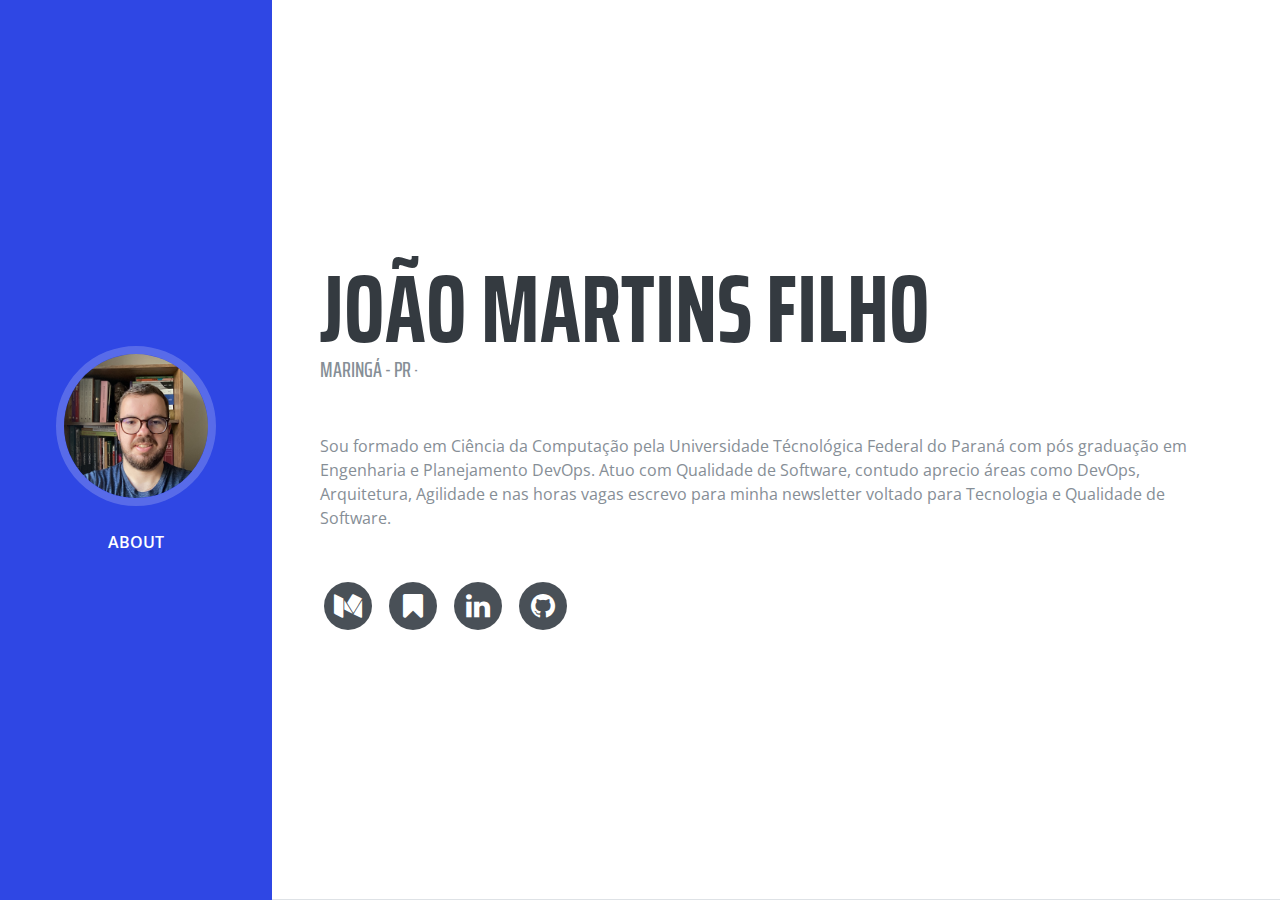
<file: index.html>
<!DOCTYPE html>
<html lang="en">

  <head>

    <meta charset="utf-8">
    <meta name="viewport" content="width=device-width, initial-scale=1, shrink-to-fit=no">
    <meta name="description" content="">
    <meta name="author" content="">

    <title>Resume - João Martins Filho</title>

    <!-- Bootstrap core CSS -->
    <link href="vendor/bootstrap/css/bootstrap.min.css" rel="stylesheet">

    <!-- Custom fonts for this template -->
    <link href="https://fonts.googleapis.com/css?family=Saira+Extra+Condensed:100,200,300,400,500,600,700,800,900" rel="stylesheet">
    <link href="https://fonts.googleapis.com/css?family=Open+Sans:300,300i,400,400i,600,600i,700,700i,800,800i" rel="stylesheet">
    <link href="vendor/font-awesome/css/font-awesome.min.css" rel="stylesheet">
    <link href="vendor/devicons/css/devicons.min.css" rel="stylesheet">
    <link href="vendor/simple-line-icons/css/simple-line-icons.css" rel="stylesheet">

    <!-- Custom styles for this template -->
    <link href="css/resume.min.css" rel="stylesheet">

  </head>

  <body id="page-top">

    <nav class="navbar navbar-expand-lg navbar-dark bg-primary fixed-top" id="sideNav">
      <a class="navbar-brand js-scroll-trigger" href="#page-top">
        <span class="d-block d-lg-none">Resume</span>
        <span class="d-none d-lg-block">
          <img class="img-fluid img-profile rounded-circle mx-auto mb-2" src="img/IMG-0019.jpg" alt="">
        </span>
      </a>
      <button class="navbar-toggler" type="button" data-toggle="collapse" data-target="#navbarSupportedContent" aria-controls="navbarSupportedContent" aria-expanded="false" aria-label="Toggle navigation">
        <span class="navbar-toggler-icon"></span>
      </button>
      <div class="collapse navbar-collapse" id="navbarSupportedContent">
        <ul class="navbar-nav">
          <li class="nav-item">
            <a class="nav-link js-scroll-trigger" href="#about">About</a>
          </li>
          <!-- <li class="nav-item">
            <a class="nav-link js-scroll-trigger" href="#experience">Experience</a>
          </li>
          <li class="nav-item">
            <a class="nav-link js-scroll-trigger" href="#education">Education</a>
          </li>
          <li class="nav-item">
            <a class="nav-link js-scroll-trigger" href="#skills">Skills</a>
          </li>
          <li class="nav-item">
            <a class="nav-link js-scroll-trigger" href="#interests">Interests</a>
          </li>
          <li class="nav-item">
            <a class="nav-link js-scroll-trigger" href="#awards">Awards</a>
          </li> -->
        </ul>
      </div>
    </nav>

    <div class="container-fluid p-0">

      <section class="resume-section p-3 p-lg-5 d-flex d-column" id="about">
        <div class="my-auto">
          <h1 class="mb-0">João Martins Filho</h1>
          <div class="subheading mb-5">Maringá - PR ·
            <!-- <a href="mailto:name@email.com">name@email.com</a> -->
          </div>
          <p class="mb-5">Sou formado em Ciência da Computação pela Universidade Técnológica Federal do Paraná com pós graduação em Engenharia e Planejamento DevOps. Atuo com Qualidade de Software, contudo aprecio áreas como DevOps, Arquitetura, Agilidade e nas horas vagas escrevo para minha newsletter voltado para Tecnologia e Qualidade de Software.</p>
          <ul class="list-inline list-social-icons mb-0">
            <!-- <li class="list-inline-item">
              <a href="#">
                <span class="fa-stack fa-lg">
                  <i class="fa fa-circle fa-stack-2x"></i>
                  <i class="fa fa-facebook fa-stack-1x fa-inverse"></i>
                </span>
              </a>
            </li> -->
            <li class="list-inline-item">
              <a href="https://medium.com/@joaomfilho1995">
                <span class="fa-stack fa-lg">
                  <i class="fa fa-circle fa-stack-2x"></i>
                  <i class="fa fa-medium fa-stack-1x fa-inverse"></i>
                </span>
              </a>
            </li>
            <li class="list-inline-item">
              <a href="https://joaomartinsfilho.substack.com/">
                <span class="fa-stack fa-lg">
                  <i class="fa fa-circle fa-stack-2x"></i>
                  <i class="fa fa-bookmark fa-stack-1x fa-inverse"></i>
                </span>
              </a>
            </li>
            <li class="list-inline-item">
              <a href="https://www.linkedin.com/in/joaomartinsfilho/">
                <span class="fa-stack fa-lg">
                  <i class="fa fa-circle fa-stack-2x"></i>
                  <i class="fa fa-linkedin fa-stack-1x fa-inverse"></i>
                </span>
              </a>
            </li>
            <li class="list-inline-item">
              <a href="https://github.com/jfilhoGN">
                <span class="fa-stack fa-lg">
                  <i class="fa fa-circle fa-stack-2x"></i>
                  <i class="fa fa-github fa-stack-1x fa-inverse"></i>
                </span>
              </a>
            </li>
          </ul>
        </div>
      </section>

      <!-- <section class="resume-section p-3 p-lg-5 d-flex flex-column" id="experience">
        <div class="my-auto">
          <h2 class="mb-5">Experience</h2>

          <div class="resume-item d-flex flex-column flex-md-row mb-5">
            <div class="resume-content mr-auto">
              <h3 class="mb-0">Senior Web Developer</h3>
              <div class="subheading mb-3">Intelitec Solutions</div>
              <p>Bring to the table win-win survival strategies to ensure proactive domination. At the end of the day, going forward, a new normal that has evolved from generation X is on the runway heading towards a streamlined cloud solution. User generated content in real-time will have multiple touchpoints for offshoring.</p>
            </div>
            <div class="resume-date text-md-right">
              <span class="text-primary">March 2013 - Present</span>
            </div>
          </div>

          <div class="resume-item d-flex flex-column flex-md-row mb-5">
            <div class="resume-content mr-auto">
              <h3 class="mb-0">Web Developer</h3>
              <div class="subheading mb-3">Intelitec Solutions</div>
              <p>Capitalize on low hanging fruit to identify a ballpark value added activity to beta test. Override the digital divide with additional clickthroughs from DevOps. Nanotechnology immersion along the information highway will close the loop on focusing solely on the bottom line.</p>
            </div>
            <div class="resume-date text-md-right">
              <span class="text-primary">December 2011 - March 2013</span>
            </div>
          </div>

          <div class="resume-item d-flex flex-column flex-md-row mb-5">
            <div class="resume-content mr-auto">
              <h3 class="mb-0">Junior Web Designer</h3>
              <div class="subheading mb-3">Shout! Media Productions</div>
              <p>Podcasting operational change management inside of workflows to establish a framework. Taking seamless key performance indicators offline to maximise the long tail. Keeping your eye on the ball while performing a deep dive on the start-up mentality to derive convergence on cross-platform integration.</p>
            </div>
            <div class="resume-date text-md-right">
              <span class="text-primary">July 2010 - December 2011</span>
            </div>
          </div>

          <div class="resume-item d-flex flex-column flex-md-row">
            <div class="resume-content mr-auto">
              <h3 class="mb-0">Web Design Intern</h3>
              <div class="subheading mb-3">Shout! Media Productions</div>
              <p>Collaboratively administrate empowered markets via plug-and-play networks. Dynamically procrastinate B2C users after installed base benefits. Dramatically visualize customer directed convergence without revolutionary ROI.</p>
            </div>
            <div class="resume-date text-md-right">
              <span class="text-primary">September 2008 - June 2010</span>
            </div>
          </div>

        </div>

      </section>

      <section class="resume-section p-3 p-lg-5 d-flex flex-column" id="education">
        <div class="my-auto">
          <h2 class="mb-5">Education</h2>

          <div class="resume-item d-flex flex-column flex-md-row mb-5">
            <div class="resume-content mr-auto">
              <h3 class="mb-0">University of Colorado Boulder</h3>
              <div class="subheading mb-3">Bachelor of Science</div>
              <div>Computer Science - Web Development Track</div>
              <p>GPA: 3.23</p>
            </div>
            <div class="resume-date text-md-right">
              <span class="text-primary">August 2006 - May 2010</span>
            </div>
          </div>

          <div class="resume-item d-flex flex-column flex-md-row">
            <div class="resume-content mr-auto">
              <h3 class="mb-0">James Buchanan High School</h3>
              <div class="subheading mb-3">Technology Magnet Program</div>
              <p>GPA: 3.56</p>
            </div>
            <div class="resume-date text-md-right">
              <span class="text-primary">August 2002 - May 2006</span>
            </div>
          </div>

        </div>
      </section>

      <section class="resume-section p-3 p-lg-5 d-flex flex-column" id="skills">
        <div class="my-auto">
          <h2 class="mb-5">Skills</h2>

          <div class="subheading mb-3">Programming Languages &amp; Tools</div>
          <ul class="list-inline list-icons">
            <li class="list-inline-item">
              <i class="devicons devicons-html5"></i>
            </li>
            <li class="list-inline-item">
              <i class="devicons devicons-css3"></i>
            </li>
            <li class="list-inline-item">
              <i class="devicons devicons-javascript"></i>
            </li>
            <li class="list-inline-item">
              <i class="devicons devicons-jquery"></i>
            </li>
            <li class="list-inline-item">
              <i class="devicons devicons-sass"></i>
            </li>
            <li class="list-inline-item">
              <i class="devicons devicons-less"></i>
            </li>
            <li class="list-inline-item">
              <i class="devicons devicons-bootstrap"></i>
            </li>
            <li class="list-inline-item">
              <i class="devicons devicons-wordpress"></i>
            </li>
            <li class="list-inline-item">
              <i class="devicons devicons-grunt"></i>
            </li>
            <li class="list-inline-item">
              <i class="devicons devicons-gulp"></i>
            </li>
            <li class="list-inline-item">
              <i class="devicons devicons-npm"></i>
            </li>
          </ul>

          <div class="subheading mb-3">Workflow</div>
          <ul class="fa-ul mb-0">
            <li>
              <i class="fa-li fa fa-check"></i>
              Mobile-First, Responsive Design</li>
            <li>
              <i class="fa-li fa fa-check"></i>
              Cross Browser Testing &amp; Debugging</li>
            <li>
              <i class="fa-li fa fa-check"></i>
              Cross Functional Teams</li>
            <li>
              <i class="fa-li fa fa-check"></i>
              Agile Development &amp; Scrum</li>
          </ul>
        </div>
      </section>

      <section class="resume-section p-3 p-lg-5 d-flex flex-column" id="interests">
        <div class="my-auto">
          <h2 class="mb-5">Interests</h2>
          <p>Apart from being a web developer, I enjoy most of my time being outdoors. In the winter, I am an avid skiier and novice ice climber. During the warmer months here in Colorado, I enjoy mountain biking, free climbing, and kayaking.</p>
          <p class="mb-0">When forced indoors, I follow a number of sci-fi and fantasy genre movies and television shows, I am an aspiring chef, and I spend a large amount of my free time exploring the latest technolgy advancements in the front-end web development world.</p>
        </div>
      </section>

      <section class="resume-section p-3 p-lg-5 d-flex flex-column" id="awards">
        <div class="my-auto">
          <h2 class="mb-5">Awards &amp; Certifications</h2>
          <ul class="fa-ul mb-0">
            <li>
              <i class="fa-li fa fa-trophy text-warning"></i>
              Google Analytics Certified Developer</li>
            <li>
              <i class="fa-li fa fa-trophy text-warning"></i>
              Mobile Web Specialist - Google Certification</li>
            <li>
              <i class="fa-li fa fa-trophy text-warning"></i>
              1<sup>st</sup>
              Place - University of Colorado Boulder - Emerging Tech Competition 2009</li>
            <li>
              <i class="fa-li fa fa-trophy text-warning"></i>
              1<sup>st</sup>
              Place - University of Colorado Boulder - Adobe Creative Jam 2008 (UI Design Category)</li>
            <li>
              <i class="fa-li fa fa-trophy text-warning"></i>
              2<sup>nd</sup>
              Place - University of Colorado Boulder - Emerging Tech Competition 2008</li>
            <li>
            <li>
              <i class="fa-li fa fa-trophy text-warning"></i>
              1<sup>st</sup>
              Place - James Buchanan High School - Hackathon 2006</li>
            <li>
              <i class="fa-li fa fa-trophy text-warning"></i>
              3<sup>rd</sup>
              Place - James Buchanan High School - Hackathon 2005</li>
          </ul>
        </div>
      </section>

    -->
  </div> 

    <!-- Bootstrap core JavaScript -->
    <script src="vendor/jquery/jquery.min.js"></script>
    <script src="vendor/bootstrap/js/bootstrap.bundle.min.js"></script>

    <!-- Plugin JavaScript -->
    <script src="vendor/jquery-easing/jquery.easing.min.js"></script>

    <!-- Custom scripts for this template -->
    <script src="js/resume.min.js"></script>

  </body>

</html>
</file>
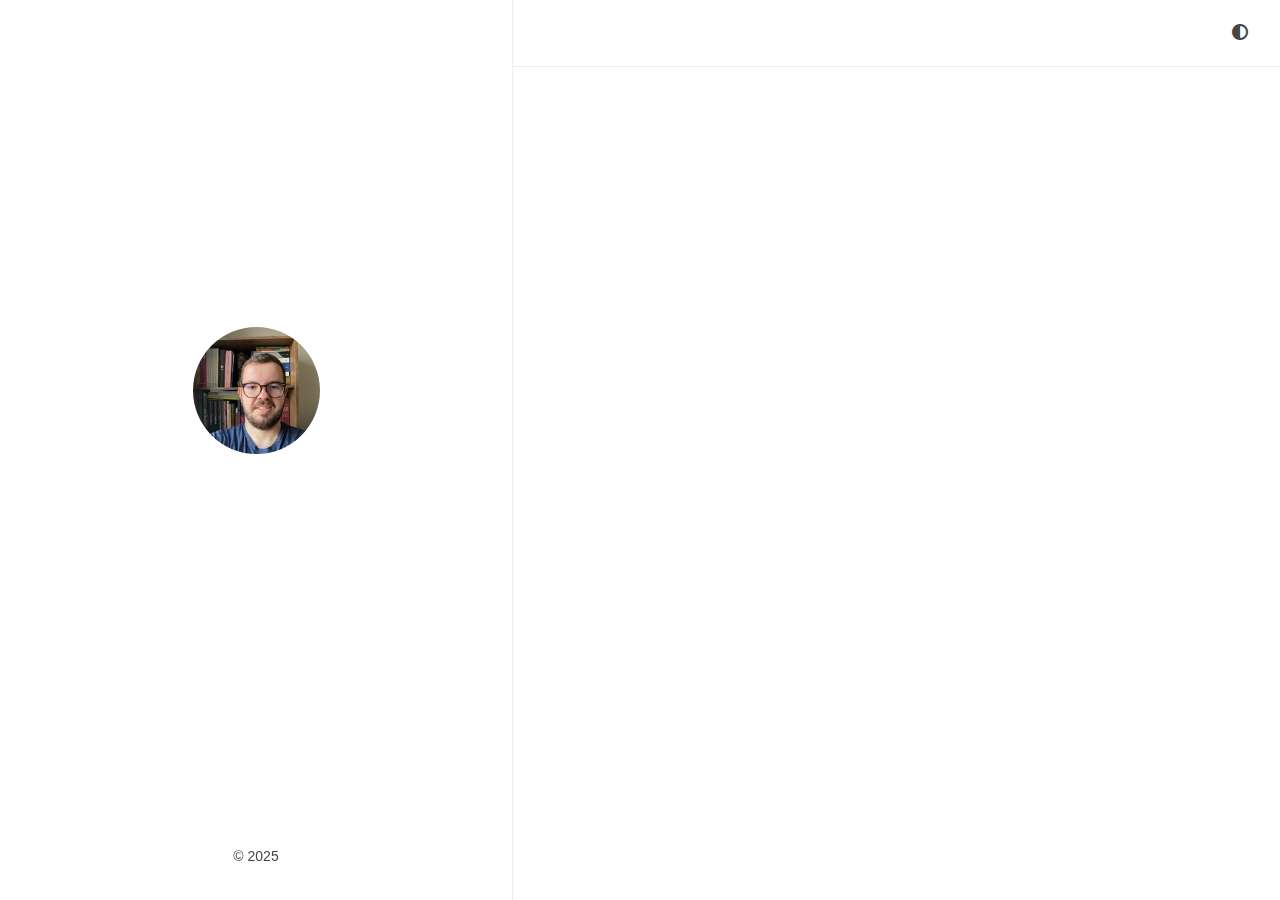
<file: categories/index.html>
<!doctype html>
<html
  dir="ltr"
  lang="en"
  data-theme=""
  
    class="html theme--light"
  
><head>
  <meta charset="utf-8" />
  <title>
    
        |
        Categories
      

    

  </title>

  <meta name="generator" content="Hugo 0.147.6"><meta name="viewport" content="width=device-width,initial-scale=1,viewport-fit=cover" />
  <meta name="author" content="" />
  <meta
    name="description"
    content=""
  />
  
  
        <link rel="stylesheet" href="/css/anatole.min.6b184512025fe5418a3bb64c3ccf958d9215234ff8c7fd1c44efdb03a6c966d2.css" integrity="sha256-axhFEgJf5UGKO7ZMPM&#43;VjZIVI0/4x/0cRO/bA6bJZtI=" crossorigin="anonymous" />
      
  <link
    rel="stylesheet"
    href="/css/markupHighlight.min.73ccfdf28df555e11009c13c20ced067af3cb021504cba43644c705930428b00.css"
    integrity="sha256-c8z98o31VeEQCcE8IM7QZ688sCFQTLpDZExwWTBCiwA="
    crossorigin="anonymous"
    type="text/css"
  />
  
  
  <link
    rel="stylesheet"
    href="/fontawesome/css/fontawesome.min.137b1cf3cea9a8adb7884343a9a5ddddf4280f59153f74dc782fb7f7bf0d0519.css"
    integrity="sha256-E3sc886pqK23iENDqaXd3fQoD1kVP3TceC&#43;3978NBRk="
    crossorigin="anonymous"
    type="text/css"
  />
  
  <link
    rel="stylesheet"
    href="/fontawesome/css/solid.min.e65dc5b48fb5f39b142360c57c3a215744c94e56c755c929cc3e88fe12aab4d3.css"
    integrity="sha256-5l3FtI&#43;185sUI2DFfDohV0TJTlbHVckpzD6I/hKqtNM="
    crossorigin="anonymous"
    type="text/css"
  />
  
  <link
    rel="stylesheet"
    href="/fontawesome/css/regular.min.6f4f16d58da1c82c0c3a3436e021a3d39b4742f741192c546e73e947eacfd92f.css"
    integrity="sha256-b08W1Y2hyCwMOjQ24CGj05tHQvdBGSxUbnPpR&#43;rP2S8="
    crossorigin="anonymous"
    type="text/css"
  />
  
  <link
    rel="stylesheet"
    href="/fontawesome/css/brands.min.e10425ad768bc98ff1fb272a0ac8420f9d1ba22f0612c08ff1010c95080ffe7e.css"
    integrity="sha256-4QQlrXaLyY/x&#43;ycqCshCD50boi8GEsCP8QEMlQgP/n4="
    crossorigin="anonymous"
    type="text/css"
  />
  
  <link rel="shortcut icon" href="/favicon.ico" type="image/x-icon" />
  <link rel="apple-touch-icon" sizes="180x180" href="/apple-touch-icon.png" />
  <link rel="icon" type="image/png" sizes="32x32" href="/favicon-32x32.png" />
  <link rel="icon" type="image/png" sizes="16x16" href="/favicon-16x16.png" />

  <link rel="canonical" href="https://example.org/categories/" />
  
  <link rel="alternate" type="application/rss+xml" href="/categories/index.xml" title="Blog - João Martins Filho" />
  
  
  
  <script
    type="text/javascript"
    src="/js/anatole-header.min.f9132794301a01ff16550ed66763482bd848f62243d278f5e550229a158bfd32.js"
    integrity="sha256-&#43;RMnlDAaAf8WVQ7WZ2NIK9hI9iJD0nj15VAimhWL/TI="
    crossorigin="anonymous"
  ></script>

  
    
    
    <script
      type="text/javascript"
      src="/js/anatole-theme-switcher.min.8724ddf9268dee451060f191961647573c7f592fbccc6d858746236b3f915813.js"
      integrity="sha256-hyTd&#43;SaN7kUQYPGRlhZHVzx/WS&#43;8zG2Fh0Yjaz&#43;RWBM="
      crossorigin="anonymous"
    ></script>
  

  

  

  


  
  
  <meta name="twitter:card" content="summary">
  <meta name="twitter:title" content="Categories">



  
  <meta property="og:url" content="https://example.org/categories/">
  <meta property="og:site_name" content="Blog - João Martins Filho">
  <meta property="og:title" content="Categories">
  <meta property="og:locale" content="pt_br">
  <meta property="og:type" content="website">



  
  

</head>
<body class="body">
    <div class="wrapper">
      <aside
        
          class="wrapper__sidebar"
        
      ><div
  class="sidebar
    animated fadeInDown
  "
>
  <div class="sidebar__content">
    <div class="sidebar__introduction">
      <img
        class="sidebar__introduction-profileimage"
        src="/images/IMG-0019.jpg"
        alt="profile picture"
      />
      
        <div class="sidebar__introduction-title">
          <a href="/"></a>
        </div>
      
      <div class="sidebar__introduction-description">
        <p></p>
      </div>
    </div>
    <ul class="sidebar__list">
      
    </ul>
  </div><footer class="footer footer__sidebar">
  <ul class="footer__list">
    <li class="footer__item">
      &copy;
      
        
        2025
      
    </li>
    
  </ul>
</footer>
  
  <script
    type="text/javascript"
    src="/js/medium-zoom.min.9531b4a2217a70c5a1fce89c1f81c9ebbdd586708fcd4130b417320c7230c8d6.js"
    integrity="sha256-lTG0oiF6cMWh/OicH4HJ673VhnCPzUEwtBcyDHIwyNY="
    crossorigin="anonymous"
  ></script></div>
</aside>
      <main
        
          class="wrapper__main"
        
      >
        <header class="header"><div
  class="
    animated fadeInDown
  "
>
  <a role="button" class="navbar-burger" data-target="navMenu" aria-label="menu" aria-expanded="false">
    <span aria-hidden="true" class="navbar-burger__line"></span>
    <span aria-hidden="true" class="navbar-burger__line"></span>
    <span aria-hidden="true" class="navbar-burger__line"></span>
  </a>
  <nav class="nav">
    <ul class="nav__list" id="navMenu">
      
      
    </ul>
    <ul class="nav__list nav__list--end">
      
      
        <li class="nav__list-item">
          <div class="themeswitch">
            <a title="Switch Theme">
              <i class="fas fa-adjust fa-fw" aria-hidden="true"></i>
            </a>
          </div>
        </li>
      
    </ul>
  </nav>
</div>
</header>
  <div
    class="archive 
      animated fadeInDown
    "
  >
    
  </div>

      </main>
    </div><footer class="footer footer__base">
  <ul class="footer__list">
    <li class="footer__item">
      &copy;
      
        
        2025
      
    </li>
    
  </ul>
</footer>
  
  <script
    type="text/javascript"
    src="/js/medium-zoom.min.9531b4a2217a70c5a1fce89c1f81c9ebbdd586708fcd4130b417320c7230c8d6.js"
    integrity="sha256-lTG0oiF6cMWh/OicH4HJ673VhnCPzUEwtBcyDHIwyNY="
    crossorigin="anonymous"
  ></script></body>
</html>
</file>
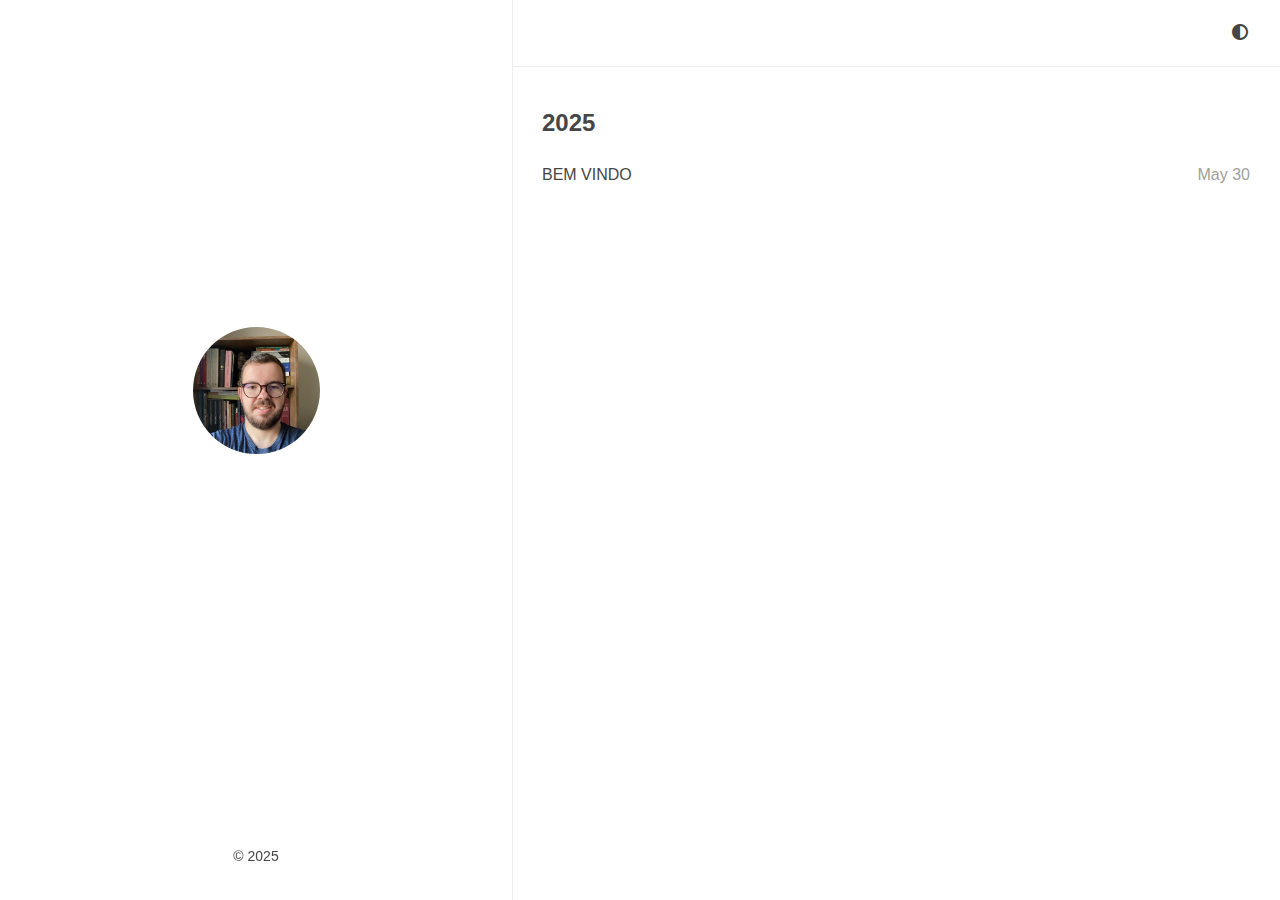
<file: posts/index.html>
<!doctype html>
<html
  dir="ltr"
  lang="en"
  data-theme=""
  
    class="html theme--light"
  
><head>
  <meta charset="utf-8" />
  <title>
    
        |
        Posts
      

    

  </title>

  <meta name="generator" content="Hugo 0.147.6"><meta name="viewport" content="width=device-width,initial-scale=1,viewport-fit=cover" />
  <meta name="author" content="" />
  <meta
    name="description"
    content=""
  />
  
  
        <link rel="stylesheet" href="/css/anatole.min.6b184512025fe5418a3bb64c3ccf958d9215234ff8c7fd1c44efdb03a6c966d2.css" integrity="sha256-axhFEgJf5UGKO7ZMPM&#43;VjZIVI0/4x/0cRO/bA6bJZtI=" crossorigin="anonymous" />
      
  <link
    rel="stylesheet"
    href="/css/markupHighlight.min.73ccfdf28df555e11009c13c20ced067af3cb021504cba43644c705930428b00.css"
    integrity="sha256-c8z98o31VeEQCcE8IM7QZ688sCFQTLpDZExwWTBCiwA="
    crossorigin="anonymous"
    type="text/css"
  />
  
  
  <link
    rel="stylesheet"
    href="/fontawesome/css/fontawesome.min.137b1cf3cea9a8adb7884343a9a5ddddf4280f59153f74dc782fb7f7bf0d0519.css"
    integrity="sha256-E3sc886pqK23iENDqaXd3fQoD1kVP3TceC&#43;3978NBRk="
    crossorigin="anonymous"
    type="text/css"
  />
  
  <link
    rel="stylesheet"
    href="/fontawesome/css/solid.min.e65dc5b48fb5f39b142360c57c3a215744c94e56c755c929cc3e88fe12aab4d3.css"
    integrity="sha256-5l3FtI&#43;185sUI2DFfDohV0TJTlbHVckpzD6I/hKqtNM="
    crossorigin="anonymous"
    type="text/css"
  />
  
  <link
    rel="stylesheet"
    href="/fontawesome/css/regular.min.6f4f16d58da1c82c0c3a3436e021a3d39b4742f741192c546e73e947eacfd92f.css"
    integrity="sha256-b08W1Y2hyCwMOjQ24CGj05tHQvdBGSxUbnPpR&#43;rP2S8="
    crossorigin="anonymous"
    type="text/css"
  />
  
  <link
    rel="stylesheet"
    href="/fontawesome/css/brands.min.e10425ad768bc98ff1fb272a0ac8420f9d1ba22f0612c08ff1010c95080ffe7e.css"
    integrity="sha256-4QQlrXaLyY/x&#43;ycqCshCD50boi8GEsCP8QEMlQgP/n4="
    crossorigin="anonymous"
    type="text/css"
  />
  
  <link rel="shortcut icon" href="/favicon.ico" type="image/x-icon" />
  <link rel="apple-touch-icon" sizes="180x180" href="/apple-touch-icon.png" />
  <link rel="icon" type="image/png" sizes="32x32" href="/favicon-32x32.png" />
  <link rel="icon" type="image/png" sizes="16x16" href="/favicon-16x16.png" />

  <link rel="canonical" href="https://example.org/posts/" />
  
  <link rel="alternate" type="application/rss+xml" href="/posts/index.xml" title="Blog - João Martins Filho" />
  
  
  
  <script
    type="text/javascript"
    src="/js/anatole-header.min.f9132794301a01ff16550ed66763482bd848f62243d278f5e550229a158bfd32.js"
    integrity="sha256-&#43;RMnlDAaAf8WVQ7WZ2NIK9hI9iJD0nj15VAimhWL/TI="
    crossorigin="anonymous"
  ></script>

  
    
    
    <script
      type="text/javascript"
      src="/js/anatole-theme-switcher.min.8724ddf9268dee451060f191961647573c7f592fbccc6d858746236b3f915813.js"
      integrity="sha256-hyTd&#43;SaN7kUQYPGRlhZHVzx/WS&#43;8zG2Fh0Yjaz&#43;RWBM="
      crossorigin="anonymous"
    ></script>
  

  

  

  


  
  
  <meta name="twitter:card" content="summary">
  <meta name="twitter:title" content="Posts">



  
  <meta property="og:url" content="https://example.org/posts/">
  <meta property="og:site_name" content="Blog - João Martins Filho">
  <meta property="og:title" content="Posts">
  <meta property="og:locale" content="pt_br">
  <meta property="og:type" content="website">



  
  

</head>
<body class="body">
    <div class="wrapper">
      <aside
        
          class="wrapper__sidebar"
        
      ><div
  class="sidebar
    animated fadeInDown
  "
>
  <div class="sidebar__content">
    <div class="sidebar__introduction">
      <img
        class="sidebar__introduction-profileimage"
        src="/images/IMG-0019.jpg"
        alt="profile picture"
      />
      
        <div class="sidebar__introduction-title">
          <a href="/"></a>
        </div>
      
      <div class="sidebar__introduction-description">
        <p></p>
      </div>
    </div>
    <ul class="sidebar__list">
      
    </ul>
  </div><footer class="footer footer__sidebar">
  <ul class="footer__list">
    <li class="footer__item">
      &copy;
      
        
        2025
      
    </li>
    
  </ul>
</footer>
  
  <script
    type="text/javascript"
    src="/js/medium-zoom.min.9531b4a2217a70c5a1fce89c1f81c9ebbdd586708fcd4130b417320c7230c8d6.js"
    integrity="sha256-lTG0oiF6cMWh/OicH4HJ673VhnCPzUEwtBcyDHIwyNY="
    crossorigin="anonymous"
  ></script></div>
</aside>
      <main
        
          class="wrapper__main"
        
      >
        <header class="header"><div
  class="
    animated fadeInDown
  "
>
  <a role="button" class="navbar-burger" data-target="navMenu" aria-label="menu" aria-expanded="false">
    <span aria-hidden="true" class="navbar-burger__line"></span>
    <span aria-hidden="true" class="navbar-burger__line"></span>
    <span aria-hidden="true" class="navbar-burger__line"></span>
  </a>
  <nav class="nav">
    <ul class="nav__list" id="navMenu">
      
      
    </ul>
    <ul class="nav__list nav__list--end">
      
      
        <li class="nav__list-item">
          <div class="themeswitch">
            <a title="Switch Theme">
              <i class="fas fa-adjust fa-fw" aria-hidden="true"></i>
            </a>
          </div>
        </li>
      
    </ul>
  </nav>
</div>
</header>
  <div
    class="archive 
      animated fadeInDown
    "
  >
    
      <div class="archive__heading">2025</div>
      
        <ul class="archive__list">
          <li class="archive__list-item">
            
              <a class="archive__list-title" href="/posts/bem-vindo/" title="Bem Vindo">BEM VINDO</a>
            
            <div class="archive__list-date">
              
                
                  May 30
                

              
            </div>
          </li>
        </ul>
      

    
  </div>

      </main>
    </div><footer class="footer footer__base">
  <ul class="footer__list">
    <li class="footer__item">
      &copy;
      
        
        2025
      
    </li>
    
  </ul>
</footer>
  
  <script
    type="text/javascript"
    src="/js/medium-zoom.min.9531b4a2217a70c5a1fce89c1f81c9ebbdd586708fcd4130b417320c7230c8d6.js"
    integrity="sha256-lTG0oiF6cMWh/OicH4HJ673VhnCPzUEwtBcyDHIwyNY="
    crossorigin="anonymous"
  ></script></body>
</html>
</file>
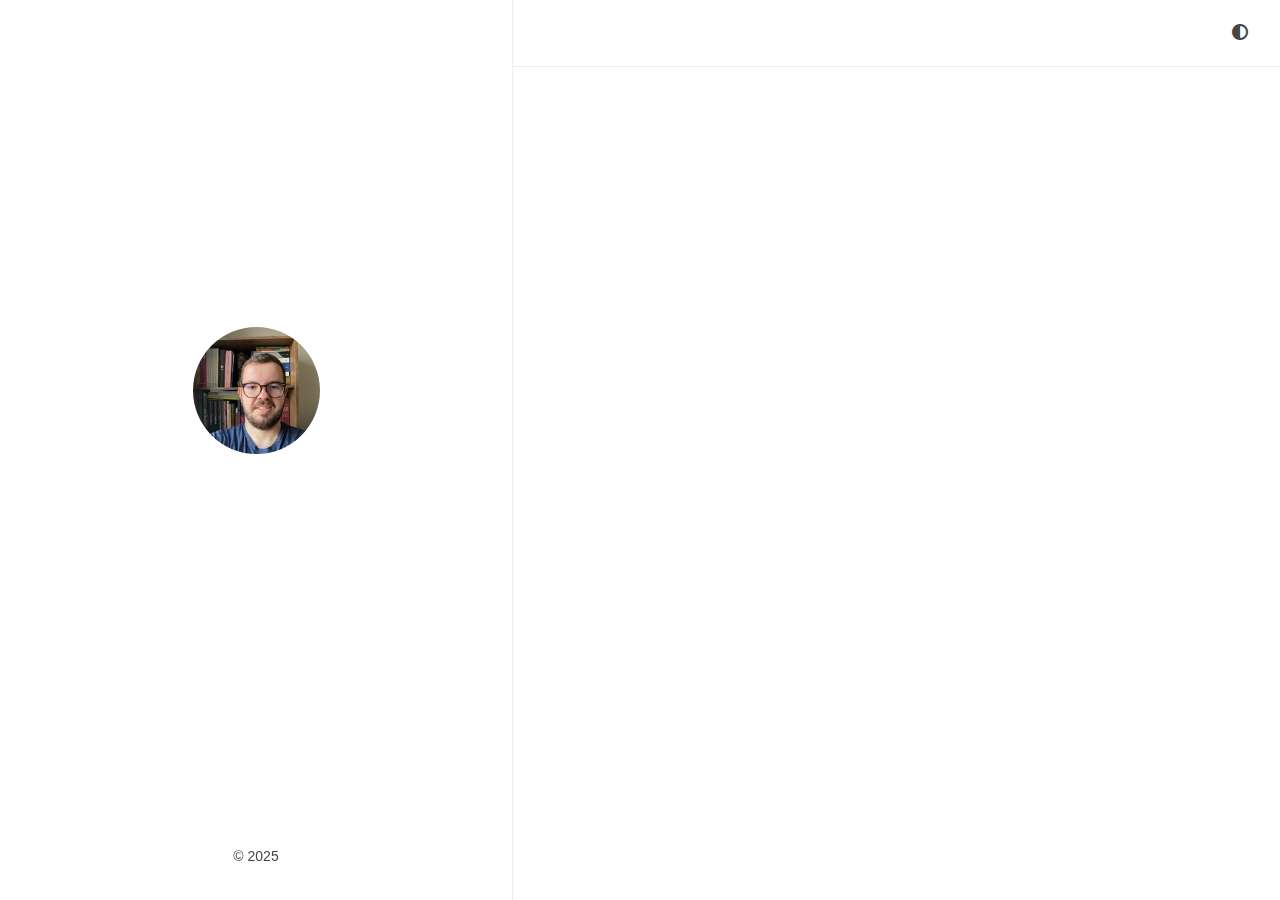
<file: tags/index.html>
<!doctype html>
<html
  dir="ltr"
  lang="en"
  data-theme=""
  
    class="html theme--light"
  
><head>
  <meta charset="utf-8" />
  <title>
    
        |
        Tags
      

    

  </title>

  <meta name="generator" content="Hugo 0.147.6"><meta name="viewport" content="width=device-width,initial-scale=1,viewport-fit=cover" />
  <meta name="author" content="" />
  <meta
    name="description"
    content=""
  />
  
  
        <link rel="stylesheet" href="/css/anatole.min.6b184512025fe5418a3bb64c3ccf958d9215234ff8c7fd1c44efdb03a6c966d2.css" integrity="sha256-axhFEgJf5UGKO7ZMPM&#43;VjZIVI0/4x/0cRO/bA6bJZtI=" crossorigin="anonymous" />
      
  <link
    rel="stylesheet"
    href="/css/markupHighlight.min.73ccfdf28df555e11009c13c20ced067af3cb021504cba43644c705930428b00.css"
    integrity="sha256-c8z98o31VeEQCcE8IM7QZ688sCFQTLpDZExwWTBCiwA="
    crossorigin="anonymous"
    type="text/css"
  />
  
  
  <link
    rel="stylesheet"
    href="/fontawesome/css/fontawesome.min.137b1cf3cea9a8adb7884343a9a5ddddf4280f59153f74dc782fb7f7bf0d0519.css"
    integrity="sha256-E3sc886pqK23iENDqaXd3fQoD1kVP3TceC&#43;3978NBRk="
    crossorigin="anonymous"
    type="text/css"
  />
  
  <link
    rel="stylesheet"
    href="/fontawesome/css/solid.min.e65dc5b48fb5f39b142360c57c3a215744c94e56c755c929cc3e88fe12aab4d3.css"
    integrity="sha256-5l3FtI&#43;185sUI2DFfDohV0TJTlbHVckpzD6I/hKqtNM="
    crossorigin="anonymous"
    type="text/css"
  />
  
  <link
    rel="stylesheet"
    href="/fontawesome/css/regular.min.6f4f16d58da1c82c0c3a3436e021a3d39b4742f741192c546e73e947eacfd92f.css"
    integrity="sha256-b08W1Y2hyCwMOjQ24CGj05tHQvdBGSxUbnPpR&#43;rP2S8="
    crossorigin="anonymous"
    type="text/css"
  />
  
  <link
    rel="stylesheet"
    href="/fontawesome/css/brands.min.e10425ad768bc98ff1fb272a0ac8420f9d1ba22f0612c08ff1010c95080ffe7e.css"
    integrity="sha256-4QQlrXaLyY/x&#43;ycqCshCD50boi8GEsCP8QEMlQgP/n4="
    crossorigin="anonymous"
    type="text/css"
  />
  
  <link rel="shortcut icon" href="/favicon.ico" type="image/x-icon" />
  <link rel="apple-touch-icon" sizes="180x180" href="/apple-touch-icon.png" />
  <link rel="icon" type="image/png" sizes="32x32" href="/favicon-32x32.png" />
  <link rel="icon" type="image/png" sizes="16x16" href="/favicon-16x16.png" />

  <link rel="canonical" href="https://example.org/tags/" />
  
  <link rel="alternate" type="application/rss+xml" href="/tags/index.xml" title="Blog - João Martins Filho" />
  
  
  
  <script
    type="text/javascript"
    src="/js/anatole-header.min.f9132794301a01ff16550ed66763482bd848f62243d278f5e550229a158bfd32.js"
    integrity="sha256-&#43;RMnlDAaAf8WVQ7WZ2NIK9hI9iJD0nj15VAimhWL/TI="
    crossorigin="anonymous"
  ></script>

  
    
    
    <script
      type="text/javascript"
      src="/js/anatole-theme-switcher.min.8724ddf9268dee451060f191961647573c7f592fbccc6d858746236b3f915813.js"
      integrity="sha256-hyTd&#43;SaN7kUQYPGRlhZHVzx/WS&#43;8zG2Fh0Yjaz&#43;RWBM="
      crossorigin="anonymous"
    ></script>
  

  

  

  


  
  
  <meta name="twitter:card" content="summary">
  <meta name="twitter:title" content="Tags">



  
  <meta property="og:url" content="https://example.org/tags/">
  <meta property="og:site_name" content="Blog - João Martins Filho">
  <meta property="og:title" content="Tags">
  <meta property="og:locale" content="pt_br">
  <meta property="og:type" content="website">



  
  

</head>
<body class="body">
    <div class="wrapper">
      <aside
        
          class="wrapper__sidebar"
        
      ><div
  class="sidebar
    animated fadeInDown
  "
>
  <div class="sidebar__content">
    <div class="sidebar__introduction">
      <img
        class="sidebar__introduction-profileimage"
        src="/images/IMG-0019.jpg"
        alt="profile picture"
      />
      
        <div class="sidebar__introduction-title">
          <a href="/"></a>
        </div>
      
      <div class="sidebar__introduction-description">
        <p></p>
      </div>
    </div>
    <ul class="sidebar__list">
      
    </ul>
  </div><footer class="footer footer__sidebar">
  <ul class="footer__list">
    <li class="footer__item">
      &copy;
      
        
        2025
      
    </li>
    
  </ul>
</footer>
  
  <script
    type="text/javascript"
    src="/js/medium-zoom.min.9531b4a2217a70c5a1fce89c1f81c9ebbdd586708fcd4130b417320c7230c8d6.js"
    integrity="sha256-lTG0oiF6cMWh/OicH4HJ673VhnCPzUEwtBcyDHIwyNY="
    crossorigin="anonymous"
  ></script></div>
</aside>
      <main
        
          class="wrapper__main"
        
      >
        <header class="header"><div
  class="
    animated fadeInDown
  "
>
  <a role="button" class="navbar-burger" data-target="navMenu" aria-label="menu" aria-expanded="false">
    <span aria-hidden="true" class="navbar-burger__line"></span>
    <span aria-hidden="true" class="navbar-burger__line"></span>
    <span aria-hidden="true" class="navbar-burger__line"></span>
  </a>
  <nav class="nav">
    <ul class="nav__list" id="navMenu">
      
      
    </ul>
    <ul class="nav__list nav__list--end">
      
      
        <li class="nav__list-item">
          <div class="themeswitch">
            <a title="Switch Theme">
              <i class="fas fa-adjust fa-fw" aria-hidden="true"></i>
            </a>
          </div>
        </li>
      
    </ul>
  </nav>
</div>
</header>
  <div
    class="archive 
      animated fadeInDown
    "
  >
    
  </div>

      </main>
    </div><footer class="footer footer__base">
  <ul class="footer__list">
    <li class="footer__item">
      &copy;
      
        
        2025
      
    </li>
    
  </ul>
</footer>
  
  <script
    type="text/javascript"
    src="/js/medium-zoom.min.9531b4a2217a70c5a1fce89c1f81c9ebbdd586708fcd4130b417320c7230c8d6.js"
    integrity="sha256-lTG0oiF6cMWh/OicH4HJ673VhnCPzUEwtBcyDHIwyNY="
    crossorigin="anonymous"
  ></script></body>
</html>
</file>
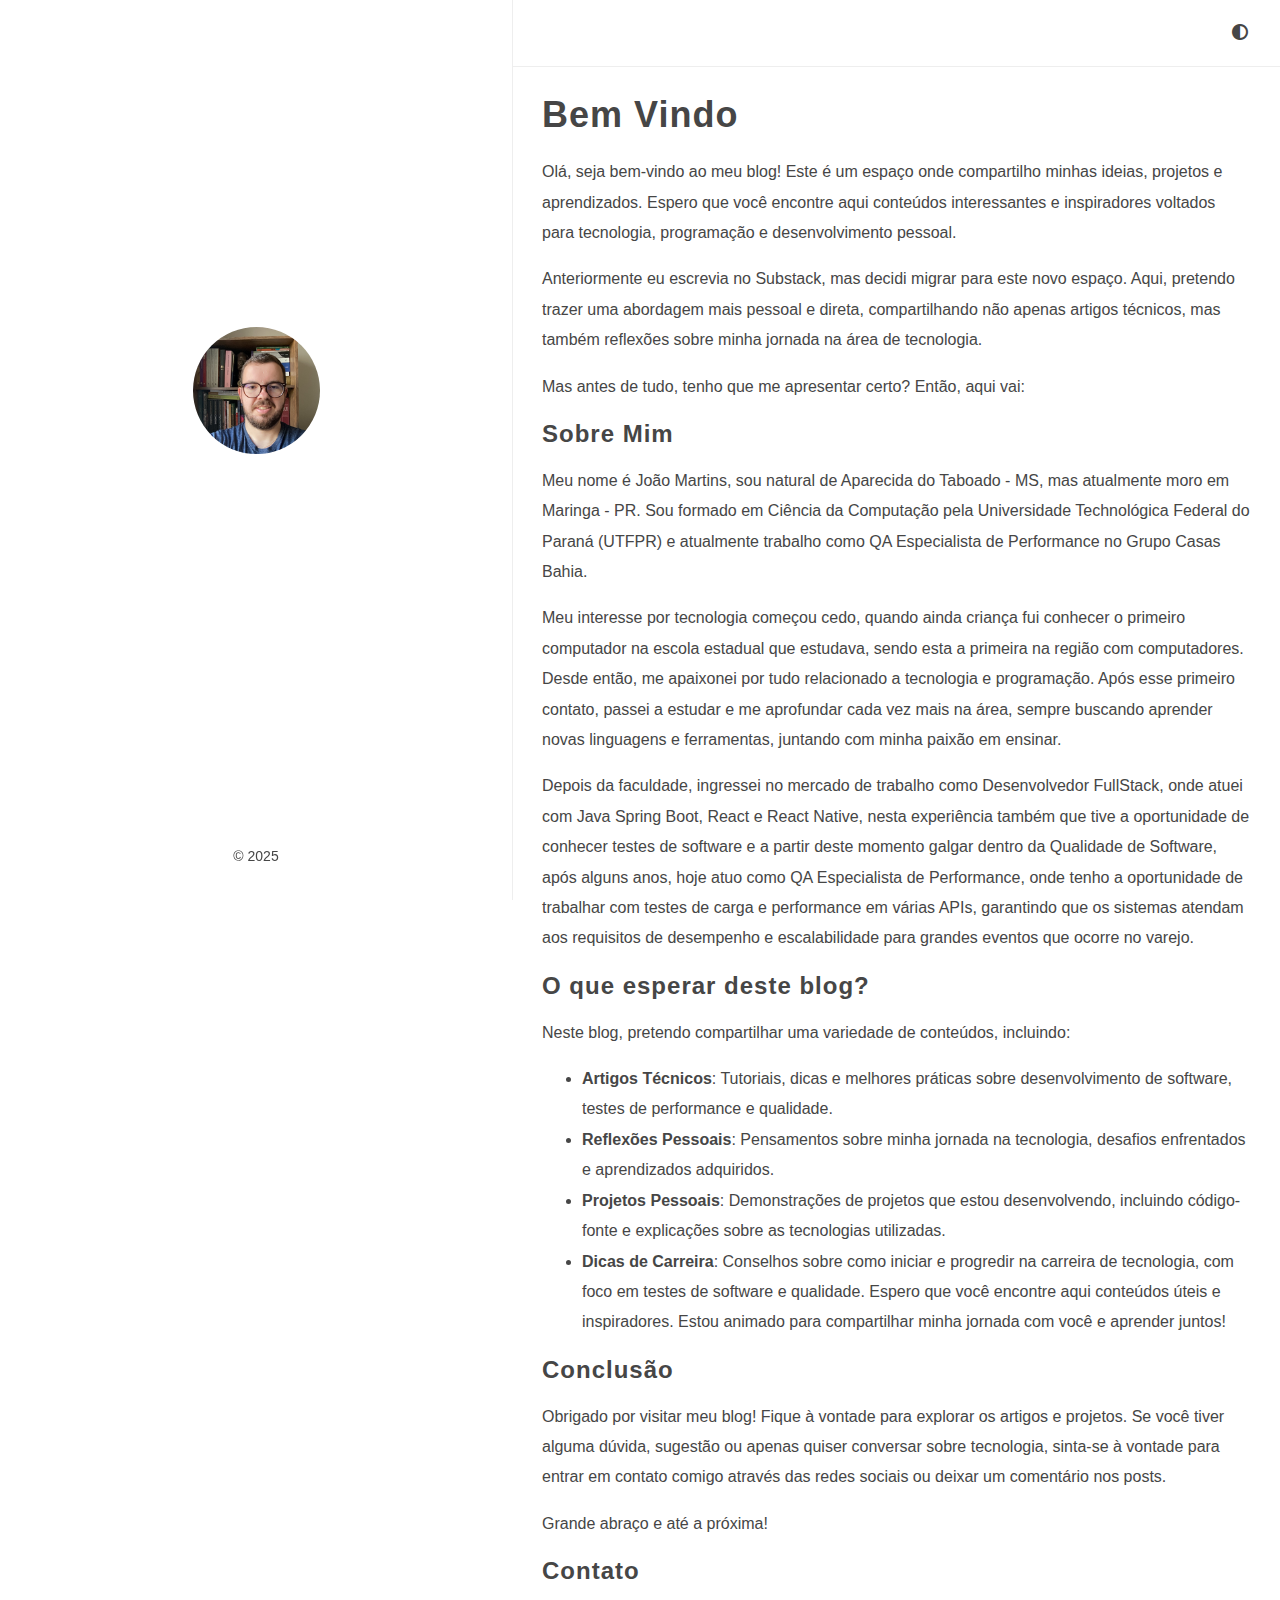
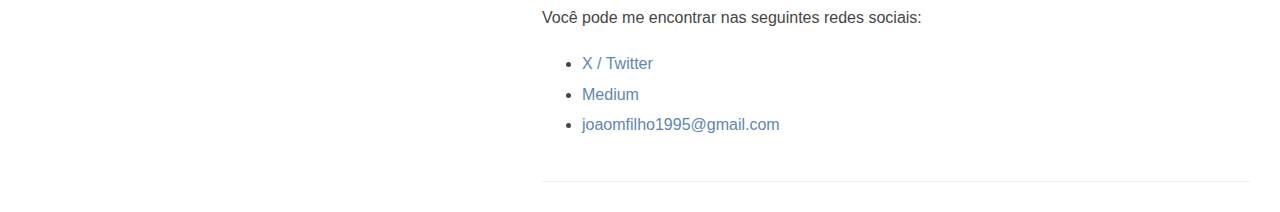
<file: posts/bem-vindo/index.html>
<!doctype html>
<html
  dir="ltr"
  lang="en"
  data-theme=""
  
    class="html theme--light"
  
><head>
  <meta charset="utf-8" />
  <title>
    
        |
        Bem Vindo
      

    

  </title>

  <meta name="generator" content="Hugo 0.147.6"><meta name="viewport" content="width=device-width,initial-scale=1,viewport-fit=cover" />
  <meta name="author" content="" />
  <meta
    name="description"
    content=""
  />
  
  
        <link rel="stylesheet" href="/css/anatole.min.6b184512025fe5418a3bb64c3ccf958d9215234ff8c7fd1c44efdb03a6c966d2.css" integrity="sha256-axhFEgJf5UGKO7ZMPM&#43;VjZIVI0/4x/0cRO/bA6bJZtI=" crossorigin="anonymous" />
      
  <link
    rel="stylesheet"
    href="/css/markupHighlight.min.73ccfdf28df555e11009c13c20ced067af3cb021504cba43644c705930428b00.css"
    integrity="sha256-c8z98o31VeEQCcE8IM7QZ688sCFQTLpDZExwWTBCiwA="
    crossorigin="anonymous"
    type="text/css"
  />
  
  
  <link
    rel="stylesheet"
    href="/fontawesome/css/fontawesome.min.137b1cf3cea9a8adb7884343a9a5ddddf4280f59153f74dc782fb7f7bf0d0519.css"
    integrity="sha256-E3sc886pqK23iENDqaXd3fQoD1kVP3TceC&#43;3978NBRk="
    crossorigin="anonymous"
    type="text/css"
  />
  
  <link
    rel="stylesheet"
    href="/fontawesome/css/solid.min.e65dc5b48fb5f39b142360c57c3a215744c94e56c755c929cc3e88fe12aab4d3.css"
    integrity="sha256-5l3FtI&#43;185sUI2DFfDohV0TJTlbHVckpzD6I/hKqtNM="
    crossorigin="anonymous"
    type="text/css"
  />
  
  <link
    rel="stylesheet"
    href="/fontawesome/css/regular.min.6f4f16d58da1c82c0c3a3436e021a3d39b4742f741192c546e73e947eacfd92f.css"
    integrity="sha256-b08W1Y2hyCwMOjQ24CGj05tHQvdBGSxUbnPpR&#43;rP2S8="
    crossorigin="anonymous"
    type="text/css"
  />
  
  <link
    rel="stylesheet"
    href="/fontawesome/css/brands.min.e10425ad768bc98ff1fb272a0ac8420f9d1ba22f0612c08ff1010c95080ffe7e.css"
    integrity="sha256-4QQlrXaLyY/x&#43;ycqCshCD50boi8GEsCP8QEMlQgP/n4="
    crossorigin="anonymous"
    type="text/css"
  />
  
  <link rel="shortcut icon" href="/favicon.ico" type="image/x-icon" />
  <link rel="apple-touch-icon" sizes="180x180" href="/apple-touch-icon.png" />
  <link rel="icon" type="image/png" sizes="32x32" href="/favicon-32x32.png" />
  <link rel="icon" type="image/png" sizes="16x16" href="/favicon-16x16.png" />

  <link rel="canonical" href="https://example.org/posts/bem-vindo/" />
  
  
  
  
  <script
    type="text/javascript"
    src="/js/anatole-header.min.f9132794301a01ff16550ed66763482bd848f62243d278f5e550229a158bfd32.js"
    integrity="sha256-&#43;RMnlDAaAf8WVQ7WZ2NIK9hI9iJD0nj15VAimhWL/TI="
    crossorigin="anonymous"
  ></script>

  
    
    
    <script
      type="text/javascript"
      src="/js/anatole-theme-switcher.min.8724ddf9268dee451060f191961647573c7f592fbccc6d858746236b3f915813.js"
      integrity="sha256-hyTd&#43;SaN7kUQYPGRlhZHVzx/WS&#43;8zG2Fh0Yjaz&#43;RWBM="
      crossorigin="anonymous"
    ></script>
  

  

  

  


  
  
  <meta name="twitter:card" content="summary">
  <meta name="twitter:title" content="Bem Vindo">
  <meta name="twitter:description" content="Olá, seja bem-vindo ao meu blog! Este é um espaço onde compartilho minhas ideias, projetos e aprendizados. Espero que você encontre aqui conteúdos interessantes e inspiradores voltados para tecnologia, programação e desenvolvimento pessoal.
Anteriormente eu escrevia no Substack, mas decidi migrar para este novo espaço. Aqui, pretendo trazer uma abordagem mais pessoal e direta, compartilhando não apenas artigos técnicos, mas também reflexões sobre minha jornada na área de tecnologia.
Mas antes de tudo, tenho que me apresentar certo? Então, aqui vai:">



  
  <meta property="og:url" content="https://example.org/posts/bem-vindo/">
  <meta property="og:site_name" content="Blog - João Martins Filho">
  <meta property="og:title" content="Bem Vindo">
  <meta property="og:description" content="Olá, seja bem-vindo ao meu blog! Este é um espaço onde compartilho minhas ideias, projetos e aprendizados. Espero que você encontre aqui conteúdos interessantes e inspiradores voltados para tecnologia, programação e desenvolvimento pessoal.
Anteriormente eu escrevia no Substack, mas decidi migrar para este novo espaço. Aqui, pretendo trazer uma abordagem mais pessoal e direta, compartilhando não apenas artigos técnicos, mas também reflexões sobre minha jornada na área de tecnologia.
Mas antes de tudo, tenho que me apresentar certo? Então, aqui vai:">
  <meta property="og:locale" content="pt_br">
  <meta property="og:type" content="article">
    <meta property="article:section" content="posts">
    <meta property="article:published_time" content="2025-05-30T19:44:19-03:00">
    <meta property="article:modified_time" content="2025-05-30T19:44:19-03:00">



  
  
  
  
  <script type="application/ld+json">
    {
        "@context": "http://schema.org",
        "@type": "BlogPosting",
        "articleSection": "posts",
        "name": "Bem Vindo",
        "headline": "Bem Vindo",
        "alternativeHeadline": "",
        "description": "
      
        \u003cp\u003eOlá, seja bem-vindo ao meu blog!\nEste é um espaço onde compartilho minhas ideias, projetos e aprendizados. Espero que você encontre aqui conteúdos interessantes e inspiradores voltados para tecnologia, programação e desenvolvimento pessoal.\u003c\/p\u003e\n\u003cp\u003eAnteriormente eu escrevia no Substack, mas decidi migrar para este novo espaço. Aqui, pretendo trazer uma abordagem mais pessoal e direta, compartilhando não apenas artigos técnicos, mas também reflexões sobre minha jornada na área de tecnologia.\u003c\/p\u003e\n\u003cp\u003eMas antes de tudo, tenho que me apresentar certo? Então, aqui vai:\u003c\/p\u003e


      


    ",
        "license": "",
        
        "inLanguage": "pt-br",
        "isFamilyFriendly": "true",
        "mainEntityOfPage": {
            "@type": "WebPage",
            "@id": "https:\/\/example.org\/posts\/bem-vindo\/"
        },
        "author" : {
            "@type": "Person",
            "name": ""
        },
        "creator" : {
            "@type": "Person",
            "name": ""
        },
        "accountablePerson" : {
            "@type": "Person",
            "name": ""
        },
        "copyrightHolder" : {
            "@type": "Person",
            "name": ""
        },
        "dateCreated": "2025-05-30T19:44:19.00Z",
        "datePublished": "2025-05-30T19:44:19.00Z",
        "dateModified": "2025-05-30T19:44:19.00Z",
        "publisher":{
            "@type":"Organization",
            "name":  null ,
            "url": "https://example.org/",
            "logo": {
                "@type": "ImageObject",
                "url": "https:\/\/example.org\/favicon-32x32.png",
                "width":"32",
                "height":"32"
            }
        },
        "image": 
      [
      ]

    ,
        "url" : "https:\/\/example.org\/posts\/bem-vindo\/",
        "wordCount" : "446",
        "genre" : [ ],
        "keywords" : [ ]
    }
  </script>


</head>
<body class="body">
    <div class="wrapper">
      <aside
        
          class="wrapper__sidebar"
        
      ><div
  class="sidebar
    animated fadeInDown
  "
>
  <div class="sidebar__content">
    <div class="sidebar__introduction">
      <img
        class="sidebar__introduction-profileimage"
        src="/images/IMG-0019.jpg"
        alt="profile picture"
      />
      
        <div class="sidebar__introduction-title">
          <a href="/"></a>
        </div>
      
      <div class="sidebar__introduction-description">
        <p></p>
      </div>
    </div>
    <ul class="sidebar__list">
      
    </ul>
  </div><footer class="footer footer__sidebar">
  <ul class="footer__list">
    <li class="footer__item">
      &copy;
      
        
        2025
      
    </li>
    
  </ul>
</footer>
  
  <script
    type="text/javascript"
    src="/js/medium-zoom.min.9531b4a2217a70c5a1fce89c1f81c9ebbdd586708fcd4130b417320c7230c8d6.js"
    integrity="sha256-lTG0oiF6cMWh/OicH4HJ673VhnCPzUEwtBcyDHIwyNY="
    crossorigin="anonymous"
  ></script></div>
</aside>
      <main
        
          class="wrapper__main"
        
      >
        <header class="header"><div
  class="
    animated fadeInDown
  "
>
  <a role="button" class="navbar-burger" data-target="navMenu" aria-label="menu" aria-expanded="false">
    <span aria-hidden="true" class="navbar-burger__line"></span>
    <span aria-hidden="true" class="navbar-burger__line"></span>
    <span aria-hidden="true" class="navbar-burger__line"></span>
  </a>
  <nav class="nav">
    <ul class="nav__list" id="navMenu">
      
      
    </ul>
    <ul class="nav__list nav__list--end">
      
      
        <li class="nav__list-item">
          <div class="themeswitch">
            <a title="Switch Theme">
              <i class="fas fa-adjust fa-fw" aria-hidden="true"></i>
            </a>
          </div>
        </li>
      
    </ul>
  </nav>
</div>
</header>
  <div
    class="post 
      animated fadeInDown
    "
  >
    
    <div class="post__content">
      
        <h1>Bem Vindo</h1>
      
      <p>Olá, seja bem-vindo ao meu blog!
Este é um espaço onde compartilho minhas ideias, projetos e aprendizados. Espero que você encontre aqui conteúdos interessantes e inspiradores voltados para tecnologia, programação e desenvolvimento pessoal.</p>
<p>Anteriormente eu escrevia no Substack, mas decidi migrar para este novo espaço. Aqui, pretendo trazer uma abordagem mais pessoal e direta, compartilhando não apenas artigos técnicos, mas também reflexões sobre minha jornada na área de tecnologia.</p>
<p>Mas antes de tudo, tenho que me apresentar certo? Então, aqui vai:</p>
<h2 id="sobre-mim">Sobre Mim</h2>
<p>Meu nome é João Martins, sou natural de Aparecida do Taboado - MS, mas atualmente moro em Maringa - PR. Sou formado em Ciência da Computação pela Universidade Technológica Federal do Paraná (UTFPR) e atualmente trabalho como QA Especialista de Performance no Grupo Casas Bahia.</p>
<p>Meu interesse por tecnologia começou cedo, quando ainda criança fui conhecer o primeiro computador na escola estadual que estudava, sendo esta a primeira na região com computadores. Desde então, me apaixonei por tudo relacionado a tecnologia e programação. Após esse primeiro contato, passei a estudar e me aprofundar cada vez mais na área, sempre buscando aprender novas linguagens e ferramentas, juntando com minha paixão em ensinar.</p>
<p>Depois da faculdade, ingressei no mercado de trabalho como Desenvolvedor FullStack, onde atuei com Java Spring Boot, React e React Native, nesta experiência também que tive a oportunidade de conhecer testes de software e a partir deste momento galgar dentro da Qualidade de Software, após alguns anos, hoje atuo como QA Especialista de Performance, onde tenho a oportunidade de trabalhar com testes de carga e performance em várias APIs, garantindo que os sistemas atendam aos requisitos de desempenho e escalabilidade para grandes eventos que ocorre no varejo.</p>
<h2 id="o-que-esperar-deste-blog">O que esperar deste blog?</h2>
<p>Neste blog, pretendo compartilhar uma variedade de conteúdos, incluindo:</p>
<ul>
<li><strong>Artigos Técnicos</strong>: Tutoriais, dicas e melhores práticas sobre desenvolvimento de software, testes de performance e qualidade.</li>
<li><strong>Reflexões Pessoais</strong>: Pensamentos sobre minha jornada na tecnologia, desafios enfrentados e aprendizados adquiridos.</li>
<li><strong>Projetos Pessoais</strong>: Demonstrações de projetos que estou desenvolvendo, incluindo código-fonte e explicações sobre as tecnologias utilizadas.</li>
<li><strong>Dicas de Carreira</strong>: Conselhos sobre como iniciar e progredir na carreira de tecnologia, com foco em testes de software e qualidade.
Espero que você encontre aqui conteúdos úteis e inspiradores. Estou animado para compartilhar minha jornada com você e aprender juntos!</li>
</ul>
<h2 id="conclusão">Conclusão</h2>
<p>Obrigado por visitar meu blog! Fique à vontade para explorar os artigos e projetos. Se você tiver alguma dúvida, sugestão ou apenas quiser conversar sobre tecnologia, sinta-se à vontade para entrar em contato comigo através das redes sociais ou deixar um comentário nos posts.</p>
<p>Grande abraço e até a próxima!</p>
<h2 id="contato">Contato</h2>
<p>Você pode me encontrar nas seguintes redes sociais:</p>
<ul>
<li><a href="https://x.com/joaomfilho18">X / Twitter</a></li>
<li><a href="https://medium.com/@joaomfilho1995">Medium</a></li>
<li><a href="mailto:joaomfilho1995@gmail.com">joaomfilho1995@gmail.com</a></li>
</ul>
</div>
    <div class="post__footer">
      

      
    </div>

    
  </div>

      </main>
    </div><footer class="footer footer__base">
  <ul class="footer__list">
    <li class="footer__item">
      &copy;
      
        
        2025
      
    </li>
    
  </ul>
</footer>
  
  <script
    type="text/javascript"
    src="/js/medium-zoom.min.9531b4a2217a70c5a1fce89c1f81c9ebbdd586708fcd4130b417320c7230c8d6.js"
    integrity="sha256-lTG0oiF6cMWh/OicH4HJ673VhnCPzUEwtBcyDHIwyNY="
    crossorigin="anonymous"
  ></script></body>
</html>
</file>
<file: vendor/simple-line-icons/css/simple-line-icons.css>
@font-face {
  font-family: 'simple-line-icons';
  src: url('../fonts/Simple-Line-Icons.eot?v=2.4.0');
  src: url('../fonts/Simple-Line-Icons.eot?v=2.4.0#iefix') format('embedded-opentype'), url('../fonts/Simple-Line-Icons.woff2?v=2.4.0') format('woff2'), url('../fonts/Simple-Line-Icons.ttf?v=2.4.0') format('truetype'), url('../fonts/Simple-Line-Icons.woff?v=2.4.0') format('woff'), url('../fonts/Simple-Line-Icons.svg?v=2.4.0#simple-line-icons') format('svg');
  font-weight: normal;
  font-style: normal;
}
/*
 Use the following CSS code if you want to have a class per icon.
 Instead of a list of all class selectors, you can use the generic [class*="icon-"] selector, but it's slower:
*/
.icon-user,
.icon-people,
.icon-user-female,
.icon-user-follow,
.icon-user-following,
.icon-user-unfollow,
.icon-login,
.icon-logout,
.icon-emotsmile,
.icon-phone,
.icon-call-end,
.icon-call-in,
.icon-call-out,
.icon-map,
.icon-location-pin,
.icon-direction,
.icon-directions,
.icon-compass,
.icon-layers,
.icon-menu,
.icon-list,
.icon-options-vertical,
.icon-options,
.icon-arrow-down,
.icon-arrow-left,
.icon-arrow-right,
.icon-arrow-up,
.icon-arrow-up-circle,
.icon-arrow-left-circle,
.icon-arrow-right-circle,
.icon-arrow-down-circle,
.icon-check,
.icon-clock,
.icon-plus,
.icon-minus,
.icon-close,
.icon-event,
.icon-exclamation,
.icon-organization,
.icon-trophy,
.icon-screen-smartphone,
.icon-screen-desktop,
.icon-plane,
.icon-notebook,
.icon-mustache,
.icon-mouse,
.icon-magnet,
.icon-energy,
.icon-disc,
.icon-cursor,
.icon-cursor-move,
.icon-crop,
.icon-chemistry,
.icon-speedometer,
.icon-shield,
.icon-screen-tablet,
.icon-magic-wand,
.icon-hourglass,
.icon-graduation,
.icon-ghost,
.icon-game-controller,
.icon-fire,
.icon-eyeglass,
.icon-envelope-open,
.icon-envelope-letter,
.icon-bell,
.icon-badge,
.icon-anchor,
.icon-wallet,
.icon-vector,
.icon-speech,
.icon-puzzle,
.icon-printer,
.icon-present,
.icon-playlist,
.icon-pin,
.icon-picture,
.icon-handbag,
.icon-globe-alt,
.icon-globe,
.icon-folder-alt,
.icon-folder,
.icon-film,
.icon-feed,
.icon-drop,
.icon-drawer,
.icon-docs,
.icon-doc,
.icon-diamond,
.icon-cup,
.icon-calculator,
.icon-bubbles,
.icon-briefcase,
.icon-book-open,
.icon-basket-loaded,
.icon-basket,
.icon-bag,
.icon-action-undo,
.icon-action-redo,
.icon-wrench,
.icon-umbrella,
.icon-trash,
.icon-tag,
.icon-support,
.icon-frame,
.icon-size-fullscreen,
.icon-size-actual,
.icon-shuffle,
.icon-share-alt,
.icon-share,
.icon-rocket,
.icon-question,
.icon-pie-chart,
.icon-pencil,
.icon-note,
.icon-loop,
.icon-home,
.icon-grid,
.icon-graph,
.icon-microphone,
.icon-music-tone-alt,
.icon-music-tone,
.icon-earphones-alt,
.icon-earphones,
.icon-equalizer,
.icon-like,
.icon-dislike,
.icon-control-start,
.icon-control-rewind,
.icon-control-play,
.icon-control-pause,
.icon-control-forward,
.icon-control-end,
.icon-volume-1,
.icon-volume-2,
.icon-volume-off,
.icon-calendar,
.icon-bulb,
.icon-chart,
.icon-ban,
.icon-bubble,
.icon-camrecorder,
.icon-camera,
.icon-cloud-download,
.icon-cloud-upload,
.icon-envelope,
.icon-eye,
.icon-flag,
.icon-heart,
.icon-info,
.icon-key,
.icon-link,
.icon-lock,
.icon-lock-open,
.icon-magnifier,
.icon-magnifier-add,
.icon-magnifier-remove,
.icon-paper-clip,
.icon-paper-plane,
.icon-power,
.icon-refresh,
.icon-reload,
.icon-settings,
.icon-star,
.icon-symbol-female,
.icon-symbol-male,
.icon-target,
.icon-credit-card,
.icon-paypal,
.icon-social-tumblr,
.icon-social-twitter,
.icon-social-facebook,
.icon-social-instagram,
.icon-social-linkedin,
.icon-social-pinterest,
.icon-social-github,
.icon-social-google,
.icon-social-reddit,
.icon-social-skype,
.icon-social-dribbble,
.icon-social-behance,
.icon-social-foursqare,
.icon-social-soundcloud,
.icon-social-spotify,
.icon-social-stumbleupon,
.icon-social-youtube,
.icon-social-dropbox,
.icon-social-vkontakte,
.icon-social-steam {
  font-family: 'simple-line-icons';
  speak: none;
  font-style: normal;
  font-weight: normal;
  font-variant: normal;
  text-transform: none;
  line-height: 1;
  /* Better Font Rendering =========== */
  -webkit-font-smoothing: antialiased;
  -moz-osx-font-smoothing: grayscale;
}
.icon-user:before {
  content: "\e005";
}
.icon-people:before {
  content: "\e001";
}
.icon-user-female:before {
  content: "\e000";
}
.icon-user-follow:before {
  content: "\e002";
}
.icon-user-following:before {
  content: "\e003";
}
.icon-user-unfollow:before {
  content: "\e004";
}
.icon-login:before {
  content: "\e066";
}
.icon-logout:before {
  content: "\e065";
}
.icon-emotsmile:before {
  content: "\e021";
}
.icon-phone:before {
  content: "\e600";
}
.icon-call-end:before {
  content: "\e048";
}
.icon-call-in:before {
  content: "\e047";
}
.icon-call-out:before {
  content: "\e046";
}
.icon-map:before {
  content: "\e033";
}
.icon-location-pin:before {
  content: "\e096";
}
.icon-direction:before {
  content: "\e042";
}
.icon-directions:before {
  content: "\e041";
}
.icon-compass:before {
  content: "\e045";
}
.icon-layers:before {
  content: "\e034";
}
.icon-menu:before {
  content: "\e601";
}
.icon-list:before {
  content: "\e067";
}
.icon-options-vertical:before {
  content: "\e602";
}
.icon-options:before {
  content: "\e603";
}
.icon-arrow-down:before {
  content: "\e604";
}
.icon-arrow-left:before {
  content: "\e605";
}
.icon-arrow-right:before {
  content: "\e606";
}
.icon-arrow-up:before {
  content: "\e607";
}
.icon-arrow-up-circle:before {
  content: "\e078";
}
.icon-arrow-left-circle:before {
  content: "\e07a";
}
.icon-arrow-right-circle:before {
  content: "\e079";
}
.icon-arrow-down-circle:before {
  content: "\e07b";
}
.icon-check:before {
  content: "\e080";
}
.icon-clock:before {
  content: "\e081";
}
.icon-plus:before {
  content: "\e095";
}
.icon-minus:before {
  content: "\e615";
}
.icon-close:before {
  content: "\e082";
}
.icon-event:before {
  content: "\e619";
}
.icon-exclamation:before {
  content: "\e617";
}
.icon-organization:before {
  content: "\e616";
}
.icon-trophy:before {
  content: "\e006";
}
.icon-screen-smartphone:before {
  content: "\e010";
}
.icon-screen-desktop:before {
  content: "\e011";
}
.icon-plane:before {
  content: "\e012";
}
.icon-notebook:before {
  content: "\e013";
}
.icon-mustache:before {
  content: "\e014";
}
.icon-mouse:before {
  content: "\e015";
}
.icon-magnet:before {
  content: "\e016";
}
.icon-energy:before {
  content: "\e020";
}
.icon-disc:before {
  content: "\e022";
}
.icon-cursor:before {
  content: "\e06e";
}
.icon-cursor-move:before {
  content: "\e023";
}
.icon-crop:before {
  content: "\e024";
}
.icon-chemistry:before {
  content: "\e026";
}
.icon-speedometer:before {
  content: "\e007";
}
.icon-shield:before {
  content: "\e00e";
}
.icon-screen-tablet:before {
  content: "\e00f";
}
.icon-magic-wand:before {
  content: "\e017";
}
.icon-hourglass:before {
  content: "\e018";
}
.icon-graduation:before {
  content: "\e019";
}
.icon-ghost:before {
  content: "\e01a";
}
.icon-game-controller:before {
  content: "\e01b";
}
.icon-fire:before {
  content: "\e01c";
}
.icon-eyeglass:before {
  content: "\e01d";
}
.icon-envelope-open:before {
  content: "\e01e";
}
.icon-envelope-letter:before {
  content: "\e01f";
}
.icon-bell:before {
  content: "\e027";
}
.icon-badge:before {
  content: "\e028";
}
.icon-anchor:before {
  content: "\e029";
}
.icon-wallet:before {
  content: "\e02a";
}
.icon-vector:before {
  content: "\e02b";
}
.icon-speech:before {
  content: "\e02c";
}
.icon-puzzle:before {
  content: "\e02d";
}
.icon-printer:before {
  content: "\e02e";
}
.icon-present:before {
  content: "\e02f";
}
.icon-playlist:before {
  content: "\e030";
}
.icon-pin:before {
  content: "\e031";
}
.icon-picture:before {
  content: "\e032";
}
.icon-handbag:before {
  content: "\e035";
}
.icon-globe-alt:before {
  content: "\e036";
}
.icon-globe:before {
  content: "\e037";
}
.icon-folder-alt:before {
  content: "\e039";
}
.icon-folder:before {
  content: "\e089";
}
.icon-film:before {
  content: "\e03a";
}
.icon-feed:before {
  content: "\e03b";
}
.icon-drop:before {
  content: "\e03e";
}
.icon-drawer:before {
  content: "\e03f";
}
.icon-docs:before {
  content: "\e040";
}
.icon-doc:before {
  content: "\e085";
}
.icon-diamond:before {
  content: "\e043";
}
.icon-cup:before {
  content: "\e044";
}
.icon-calculator:before {
  content: "\e049";
}
.icon-bubbles:before {
  content: "\e04a";
}
.icon-briefcase:before {
  content: "\e04b";
}
.icon-book-open:before {
  content: "\e04c";
}
.icon-basket-loaded:before {
  content: "\e04d";
}
.icon-basket:before {
  content: "\e04e";
}
.icon-bag:before {
  content: "\e04f";
}
.icon-action-undo:before {
  content: "\e050";
}
.icon-action-redo:before {
  content: "\e051";
}
.icon-wrench:before {
  content: "\e052";
}
.icon-umbrella:before {
  content: "\e053";
}
.icon-trash:before {
  content: "\e054";
}
.icon-tag:before {
  content: "\e055";
}
.icon-support:before {
  content: "\e056";
}
.icon-frame:before {
  content: "\e038";
}
.icon-size-fullscreen:before {
  content: "\e057";
}
.icon-size-actual:before {
  content: "\e058";
}
.icon-shuffle:before {
  content: "\e059";
}
.icon-share-alt:before {
  content: "\e05a";
}
.icon-share:before {
  content: "\e05b";
}
.icon-rocket:before {
  content: "\e05c";
}
.icon-question:before {
  content: "\e05d";
}
.icon-pie-chart:before {
  content: "\e05e";
}
.icon-pencil:before {
  content: "\e05f";
}
.icon-note:before {
  content: "\e060";
}
.icon-loop:before {
  content: "\e064";
}
.icon-home:before {
  content: "\e069";
}
.icon-grid:before {
  content: "\e06a";
}
.icon-graph:before {
  content: "\e06b";
}
.icon-microphone:before {
  content: "\e063";
}
.icon-music-tone-alt:before {
  content: "\e061";
}
.icon-music-tone:before {
  content: "\e062";
}
.icon-earphones-alt:before {
  content: "\e03c";
}
.icon-earphones:before {
  content: "\e03d";
}
.icon-equalizer:before {
  content: "\e06c";
}
.icon-like:before {
  content: "\e068";
}
.icon-dislike:before {
  content: "\e06d";
}
.icon-control-start:before {
  content: "\e06f";
}
.icon-control-rewind:before {
  content: "\e070";
}
.icon-control-play:before {
  content: "\e071";
}
.icon-control-pause:before {
  content: "\e072";
}
.icon-control-forward:before {
  content: "\e073";
}
.icon-control-end:before {
  content: "\e074";
}
.icon-volume-1:before {
  content: "\e09f";
}
.icon-volume-2:before {
  content: "\e0a0";
}
.icon-volume-off:before {
  content: "\e0a1";
}
.icon-calendar:before {
  content: "\e075";
}
.icon-bulb:before {
  content: "\e076";
}
.icon-chart:before {
  content: "\e077";
}
.icon-ban:before {
  content: "\e07c";
}
.icon-bubble:before {
  content: "\e07d";
}
.icon-camrecorder:before {
  content: "\e07e";
}
.icon-camera:before {
  content: "\e07f";
}
.icon-cloud-download:before {
  content: "\e083";
}
.icon-cloud-upload:before {
  content: "\e084";
}
.icon-envelope:before {
  content: "\e086";
}
.icon-eye:before {
  content: "\e087";
}
.icon-flag:before {
  content: "\e088";
}
.icon-heart:before {
  content: "\e08a";
}
.icon-info:before {
  content: "\e08b";
}
.icon-key:before {
  content: "\e08c";
}
.icon-link:before {
  content: "\e08d";
}
.icon-lock:before {
  content: "\e08e";
}
.icon-lock-open:before {
  content: "\e08f";
}
.icon-magnifier:before {
  content: "\e090";
}
.icon-magnifier-add:before {
  content: "\e091";
}
.icon-magnifier-remove:before {
  content: "\e092";
}
.icon-paper-clip:before {
  content: "\e093";
}
.icon-paper-plane:before {
  content: "\e094";
}
.icon-power:before {
  content: "\e097";
}
.icon-refresh:before {
  content: "\e098";
}
.icon-reload:before {
  content: "\e099";
}
.icon-settings:before {
  content: "\e09a";
}
.icon-star:before {
  content: "\e09b";
}
.icon-symbol-female:before {
  content: "\e09c";
}
.icon-symbol-male:before {
  content: "\e09d";
}
.icon-target:before {
  content: "\e09e";
}
.icon-credit-card:before {
  content: "\e025";
}
.icon-paypal:before {
  content: "\e608";
}
.icon-social-tumblr:before {
  content: "\e00a";
}
.icon-social-twitter:before {
  content: "\e009";
}
.icon-social-facebook:before {
  content: "\e00b";
}
.icon-social-instagram:before {
  content: "\e609";
}
.icon-social-linkedin:before {
  content: "\e60a";
}
.icon-social-pinterest:before {
  content: "\e60b";
}
.icon-social-github:before {
  content: "\e60c";
}
.icon-social-google:before {
  content: "\e60d";
}
.icon-social-reddit:before {
  content: "\e60e";
}
.icon-social-skype:before {
  content: "\e60f";
}
.icon-social-dribbble:before {
  content: "\e00d";
}
.icon-social-behance:before {
  content: "\e610";
}
.icon-social-foursqare:before {
  content: "\e611";
}
.icon-social-soundcloud:before {
  content: "\e612";
}
.icon-social-spotify:before {
  content: "\e613";
}
.icon-social-stumbleupon:before {
  content: "\e614";
}
.icon-social-youtube:before {
  content: "\e008";
}
.icon-social-dropbox:before {
  content: "\e00c";
}
.icon-social-vkontakte:before {
  content: "\e618";
}
.icon-social-steam:before {
  content: "\e620";
}
</file>
<file: css/anatole.min.6b184512025fe5418a3bb64c3ccf958d9215234ff8c7fd1c44efdb03a6c966d2.css>
a{text-decoration:none}.theme--light a{color:#464646}.theme--dark a{color:#eee}.theme--light a:hover{color:#6086b4}.theme--dark a:hover{color:#6086b4}blockquote{padding:0 1em}.theme--light blockquote{color:#464646;border-left:1px solid #eee}.theme--dark blockquote{color:#eee;border-left:1px solid #464646}p{line-height:1.9em}*{font-family:inherit}body{font-family:pinghei,pingfang sc,helvetica neue,work sans,hiragino sans gb,sans-serif;font-size:1.6rem}.html{-webkit-font-smoothing:antialiased;font-size:62.5%}.body{width:100%;margin:0 auto}.theme--light .body{color:#464646;background-color:#fff}.theme--dark .body{color:#eee;background-color:#152028}.header{width:100%;position:fixed;z-index:1;top:0}.theme--light .header{background-color:#fff}.theme--dark .header{background-color:#152028}@media screen and (min-width:961px){.header{position:sticky}.theme--light .header{border-bottom:1px solid #eee}.theme--dark .header{border-bottom:1px solid #464646}}@media print{.header{display:none}}.nav{display:none}@media screen and (min-width:961px){.nav{display:flex;justify-content:space-between;align-items:center;box-shadow:none}}.nav__list{margin:0;list-style:none;padding:0;width:100%}.theme--light .nav__list{background-color:#eee}.theme--dark .nav__list{background-color:#464646}@media screen and (min-width:961px){.nav__list{display:flex;padding:24px 30px}.theme--light .nav__list{background-color:#fff}.theme--dark .nav__list{background-color:#152028}.nav__list--end{flex-shrink:1;justify-content:flex-end}}.nav__list-item{padding:16px 0;text-transform:uppercase;text-align:center;white-space:nowrap}@media screen and (min-width:961px){.nav__list-item{padding-top:0;padding-bottom:0}.nav__list-item:not(:last-child){padding-right:20px}}.nav__link--active{padding-bottom:24px}@media screen and (min-width:961px){.theme--light .nav__link--active{border-bottom:1px solid #464646}.theme--dark .nav__link--active{border-bottom:1px solid #eee}}.nav--active{display:block}.animated{transition:top .8s linear;animation-duration:1s;-webkit-animation-duration:1s;-moz-animation-duration:1s;-ms-animation-duration:1s;-o-animation-duration:1s;-webkit-animation-name:fadeInDown;-moz-animation-name:fadeInDown;-o-animation-name:fadeInDown;animation-name:fadeInDown}@-webkit-keyframes fadeInDown{0%{-webkit-transform:translateY(-20px)}100%{-webkit-transform:translateY(0)}}@-moz-keyframes fadeInDown{0%{-moz-transform:translateY(-20px)}100%{-moz-transform:translateY(0)}}@-o-keyframes fadeInDown{0%{-o-transform:translateY(-20px)}100%{-o-transform:translateY(0)}}@keyframes fadeInDown{0%{transform:translateY(-20px)}100%{transform:translateY(0)}}.category{padding:4px 6px;border-radius:2px;display:inline-block;font-size:1.4rem;margin:5px 8px 5px 0}.theme--light .category{border:1px solid #eee;background-color:#eee;color:#464646 !important}.theme--dark .category{border:1px solid #464646;background-color:#464646;color:#eee !important}.tag{display:inline-block;font-size:1.4rem;margin:5px 8px 5px 0}.theme--light .tag{color:#9f9f9f}.theme--dark .tag{color:#9f9f9f}.tag::before{content:'#'}.wrapper{display:flex;flex-direction:column}@media screen and (min-width:961px){.wrapper{flex-direction:row}}@media screen and (min-width:1921px){.wrapper{justify-content:center}}.wrapper__main{width:100%}@media screen and (min-width:961px){.wrapper__main{width:60%}}@media screen and (min-width:1921px){.wrapper__main{width:48%}}.wrapper__main--fullscreen{margin-top:20px}@media screen and (min-width:961px){.wrapper__main--fullscreen{width:100%;margin-top:0}}@media screen and (min-width:1921px){.wrapper__main--fullscreen{width:1920px}}.wrapper__sidebar{width:100%;padding:16px 0}@media screen and (min-width:961px){.wrapper__sidebar{width:40%;padding:0}}@media screen and (min-width:1921px){.wrapper__sidebar{width:32%}}.wrapper__sidebar--hidden{display:none}.sidebar{margin-top:40px}@media screen and (min-width:961px){.sidebar{z-index:2;position:fixed;height:100%;margin-top:0;width:inherit;display:flex;flex-direction:column}.theme--light .sidebar{margin-right:4px;border-right:1px solid #eee}.theme--dark .sidebar{margin-right:4px;border-right:1px solid #464646}}@media screen and (min-width:961px){.sidebar__content{display:flex;flex-direction:column;flex-grow:1;justify-content:center}}.sidebar__list{list-style:none;padding:0;text-align:center}.sidebar__list-item{display:inline;padding:0 4px;line-height:0}.sidebar__introduction{top:40%;text-align:center}.sidebar__introduction-description{margin:0 1em}.sidebar__introduction-profileimage{width:127px;height:127px;border-radius:50%}.sidebar__introduction-title{text-transform:uppercase;font-weight:700;letter-spacing:2px;line-height:1;margin:1em}.sidebar__introduction-title a{font-size:3.2rem}.sidebar__introduction-title h1{margin:0}.footer{text-align:center;margin:0 auto;bottom:0;width:100%;padding-bottom:20px;flex:0;position:relative}.footer__list{list-style:none;padding:0;display:flex;justify-content:center}.footer__item{font-size:1.4rem}.footer__item:not(:first-of-type)::before{content:'\00B7';padding:4px}.footer__item a{font-size:1.4rem}.footer__sidebar{display:none}@media screen and (min-width:961px){.footer__sidebar{display:inline-block}}@media screen and (min-width:961px){.footer__base{display:none}}.pagination{margin:30px;padding:0 0 56px;text-align:center}.pagination__list{list-style:none;margin:0;padding:0;height:13px}.pagination__list-item{margin:0 2px;display:inline;line-height:1;text-decoration:none}.theme--light .pagination__list-item{color:#464646}.theme--dark .pagination__list-item{color:#eee}.navbar-burger{cursor:pointer;display:block;height:3.25rem;position:relative;width:3.25rem;margin-left:auto;padding:6px}.navbar-burger__line{display:block;height:1px;left:calc(50% - 8px);position:absolute;transform-origin:center;transition-duration:86ms;transition-property:background-color,opacity,transform;transition-timing-function:ease-out;width:16px}.theme--light .navbar-burger__line{background-color:#464646}.theme--dark .navbar-burger__line{background-color:#eee}.navbar-burger__line:nth-child(1){top:calc(50% - 6px)}.navbar-burger__line:nth-child(2){top:calc(50% - 1px)}.navbar-burger__line:nth-child(3){top:calc(50% + 4px)}@media screen and (min-width:961px){.navbar-burger{display:none}}.comment{margin:30px}.comment .utterances{max-width:unset}.optionswitch{position:relative}.optionswitch__label{cursor:pointer;white-space:nowrap}.optionswitch__list{display:none;list-style:none;padding:0;position:relative}@media screen and (min-width:961px){.optionswitch__list{border-radius:5px;position:absolute;top:32px}.theme--light .optionswitch__list{background:#eee;box-shadow:0 8px 16px rgba(10,10,10,.1)}.theme--dark .optionswitch__list{background:#464646;box-shadow:0 8px 16px rgba(226,226,226,.1)}}.optionswitch__list-item{background:0 0;display:block;line-height:1;bottom:0;text-align:center;white-space:nowrap;padding-top:24px}.theme--light .optionswitch__list-item{color:#464646}.theme--dark .optionswitch__list-item{color:#eee}@media screen and (min-width:961px){.optionswitch__list-item{padding:12px}}.optionswitch__triangle{display:none}.optionswitch__triangle::before{content:'';border-radius:2px 0 0 0;height:14px;left:calc(50%/2);overflow:hidden;position:absolute;transform:rotate(45deg)translateY(0)translatex(10px);width:14px}.theme--light .optionswitch__triangle::before{background:#eee;box-shadow:0 8px 16px rgba(10,10,10,.1);border-color:#eee}.theme--dark .optionswitch__triangle::before{background:#464646;box-shadow:0 8px 16px rgba(226,226,226,.1);border-color:#464646}.optionswitch__picker:checked~.optionswitch__list{display:block}@media screen and (min-width:961px){.optionswitch__picker:checked~.optionswitch__triangle{display:block}}.post{margin:30px}.theme--light .post{background-color:#fff}.theme--dark .post{background-color:#152028}.post__meta{display:flex;list-style:none;padding:0}.post__meta-item:not(:last-child){margin-right:1.25rem}.post__meta-icon{margin-right:2px}.post__meta-text:not(:last-child){margin-right:4px}.post__thumbnail{width:100%;height:15em;object-fit:cover;display:block}.post__thumbnail-wrapper{border-radius:2px;width:100%;margin-bottom:1em;overflow:hidden;transition:box-shadow .3s ease}.theme--light .post__thumbnail-wrapper{box-shadow:0 8px 16px rgba(10,10,10,.1)}.theme--dark .post__thumbnail-wrapper{box-shadow:0 8px 16px rgba(226,226,226,.1)}.theme--light .post__content a{color:#6086b4}.theme--dark .post__content a{color:#6086b4}.theme--light .post__content .chroma{background-color:#eee;display:block;border-bottom:1px solid #eee}.theme--dark .post__content .chroma{background-color:#464646;display:block;border-bottom:1px solid #464646}.post__content code{font-family:monospace}.post__content pre{padding:5px;overflow-x:auto}.theme--light .post__content pre{background-color:#eee}.theme--dark .post__content pre{background-color:#464646}.post__content h1{font-size:3.6rem;letter-spacing:1px;line-height:1}.post__content h1 a{font-size:3.6rem}.theme--light .post__content h1 a{color:#464646}.theme--dark .post__content h1 a{color:#eee}.post__content h2{font-size:2.4rem;font-weight:600;letter-spacing:1px;line-height:1}.post__content h2 a{font-size:2.4rem}.theme--light .post__content h2 a{color:#464646}.theme--dark .post__content h2 a{color:#eee}.post__content h3{font-size:2rem;font-weight:600;letter-spacing:1px;line-height:1}.post__content h3 a{font-size:2rem}.theme--light .post__content h3 a{color:#464646}.theme--dark .post__content h3 a{color:#eee}.post__content ul,.post__content ol{line-height:1.9em;font-weight:400;word-wrap:break-word}.post__content img{display:block;margin-left:auto;margin-right:auto;max-width:100%}.post__content figure{max-width:100%;height:auto;margin:0 auto;text-align:center}.post__content figure.big{max-width:87.5%}.post__content figure.medium{max-width:75%}.post__content figure.small{max-width:50%}.post__content figure.tiny{max-width:25%}@media screen and (min-width:961px){.post__content figure.right{max-width:50%;float:right;margin:0 0 0 1.5em}}@media screen and (min-width:961px){.post__content figure.left{max-width:50%;float:left;margin-right:1.5em}}.post__footer{padding:12px 0}.theme--light .post__footer{border-bottom:1px solid #eee}.theme--dark .post__footer{border-bottom:1px solid #464646}.post__footer-date{font-size:1.4rem;margin-right:10px;margin-left:5px}.alert{padding:1rem;border-style:solid;border-radius:.25rem;border-width:2px;margin-top:1rem}.theme--light .alert{border-color:#ffc107}.theme--dark .alert{border-color:#ffc107}.alert__indicator{display:inline-block;border-radius:9999px;padding:.5rem;width:2.5rem;height:2.5rem;text-align:center;font-weight:800;margin-right:.75rem}.theme--light .alert__indicator{color:#fff;background-color:#ffc107}.theme--dark .alert__indicator{color:#152028;background-color:#ffc107}.portfolio{position:relative;padding-left:0;padding-right:0;padding-bottom:0;padding-top:48px}@media screen and (min-width:961px){.portfolio{padding:48px}}.portfolio::before{content:'';position:absolute;top:10%;left:10%;bottom:10%;right:10%;background:0 0;border-radius:.5em}@media screen and (min-width:961px){.theme--light .portfolio::before{border:1px solid #eee}.theme--dark .portfolio::before{border:1px solid #464646}}.portfolio__title{letter-spacing:1px;font-size:2.6rem;line-height:1;font-weight:600}.portfolio__image{max-width:100%;min-width:100%;box-shadow:0 8px 16px rgba(226,226,226,.1);overflow:hidden;transition:box-shadow .3s ease;object-fit:cover;border-bottom:0;display:block;position:relative}.portfolio__image-wrapper{display:block;background-color:#fff;position:relative;overflow:hidden}.portfolio__image-wrapper--right,.portfolio__image-wrapper--left{margin-right:auto;margin-left:auto;width:calc(100% - 64px);padding:32px 32px 0;max-width:inherit}.theme--light .portfolio__image-wrapper--right,.theme--light .portfolio__image-wrapper--left{background-color:#fff}.theme--dark .portfolio__image-wrapper--right,.theme--dark .portfolio__image-wrapper--left{background-color:#152028}@media screen and (min-width:961px){.portfolio__image-wrapper--right,.portfolio__image-wrapper--left{width:60%;object-fit:contain;max-width:none;border-radius:.5em;padding:0}}@media screen and (min-width:961px){.portfolio__image-wrapper--left{margin-right:auto;margin-left:0}}@media screen and (min-width:961px){.portfolio__image-wrapper--right{margin-right:0;margin-left:auto}}.portfolio__description{padding:32px;position:relative}.theme--light .portfolio__description{background-color:#fff}.theme--dark .portfolio__description{background-color:#152028}@media screen and (min-width:961px){.portfolio__description{padding:48px;border-radius:.5em}.theme--light .portfolio__description{box-shadow:0 8px 16px rgba(10,10,10,.1)}.theme--dark .portfolio__description{box-shadow:0 8px 16px rgba(226,226,226,.1)}}.portfolio__description--left,.portfolio__description--right{margin-top:-24px}.theme--light .portfolio__description--left,.theme--light .portfolio__description--right{border-bottom:1px solid #eee}.theme--dark .portfolio__description--left,.theme--dark .portfolio__description--right{border-bottom:1px solid #464646}@media screen and (min-width:961px){.portfolio__description--left,.portfolio__description--right{border-bottom:0;width:60%;margin-top:-48px}.theme--light .portfolio__description--left,.theme--light .portfolio__description--right{background:#eee}.theme--dark .portfolio__description--left,.theme--dark .portfolio__description--right{background:#464646}}@media screen and (min-width:961px){.portfolio__description--right{margin-left:auto}}.portfolio__meta{display:flex;flex-wrap:wrap;list-style:none;padding:0;row-gap:.8rem}.portfolio__meta-item:not(:last-child){margin-right:1.25rem}.portfolio__button{font-weight:400;display:inline-block;position:relative;outline:0;background:0 0;text-align:center;text-decoration:none;cursor:pointer;white-space:nowrap;font-style:normal;border-radius:999em;padding:10px}.theme--light .portfolio__button{border:1px solid #9f9f9f;color:#6086b4}.theme--dark .portfolio__button{border:1px solid #9f9f9f;color:#6086b4}.portfolio__button:hover{display:inline-block;position:relative;outline:0;background:0 0;text-align:center;text-decoration:none;cursor:pointer;white-space:nowrap;font-weight:400;font-style:normal;border-radius:999em}.portfolio__button-wrapper{padding-bottom:1em}.page_404{text-align:center;padding-top:50px}.archive{margin:30px}.archive__heading{font-size:2.4rem;font-weight:600;line-height:2.2em}.theme--light .archive__heading{color:#464646}.theme--dark .archive__heading{color:#eee}.archive__list{padding:0}.archive__list-item{display:flex;justify-content:space-between;padding-bottom:5px;list-style-type:none}.archive__list-date{text-align:right}.theme--light .archive__list-date{color:#9f9f9f}.theme--dark .archive__list-date{color:#9f9f9f}.archive__list-title{display:inline-block;flex:.96}.theme--light .archive__list-title{color:#464646}.theme--dark .archive__list-title{color:#eee}.theme--light .archive__list-title:hover{color:#6086b4}.theme--dark .archive__list-title:hover{color:#6086b4}.notice{display:flex;flex-direction:column}.theme--light .notice{background-color:#bfcfe1}.theme--dark .notice{background-color:#334960}.theme--light .notice--update{background-color:#b9efd0}.theme--dark .notice--update{background-color:#2d6a4f}.theme--light .notice--warning{background-color:#f9bcba}.theme--dark .notice--warning{background-color:#6c3639}.notice__title{background-color:#6086b4;align-self:flex-end;font-weight:300;letter-spacing:.025em;padding:.2rem .5rem}.theme--light .notice__title{color:#fff}.theme--dark .notice__title{color:#152028}.notice__title--update{background-color:#51d88a}.notice__title--warning{background-color:#ef5753}.notice__content{padding:8px 8px 1rem 1rem}.medium-zoom-overlay{position:fixed;top:0;right:0;bottom:0;left:0;opacity:0;transition:opacity 300ms;will-change:opacity}.theme--light .medium-zoom-overlay{background:#fff}.theme--dark .medium-zoom-overlay{background:#152028}.medium-zoom--opened .medium-zoom-overlay{cursor:pointer;cursor:zoom-out;opacity:1}.medium-zoom-image{cursor:pointer;cursor:zoom-in;transition:transform 300ms cubic-bezier(.2,0,.2,1) !important;z-index:100}.medium-zoom-image--hidden{visibility:hidden}.medium-zoom-image--opened{position:relative;cursor:pointer;cursor:zoom-out;will-change:transform}.contact-form{margin-top:30px}.form-style{width:100%}.form-style ul{padding:0;margin:0;list-style:none}.form-style ul li{display:block;margin-bottom:10px;min-height:35px}.theme--light .form-style ul li{background-color:#fff;color:#464646}.theme--dark .form-style ul li{background-color:#152028;color:#eee}.form-style ul li .field-style{box-sizing:border-box;-webkit-box-sizing:border-box;-moz-box-sizing:border-box;padding:8px;outline:none;font-family:inherit}.theme--light .form-style ul li .field-style{border:1px solid #eee;background-color:#fff;color:#464646}.theme--dark .form-style ul li .field-style{border:1px solid #464646;background-color:#152028;color:#eee}.form-style ul li .field-style:focus{box-shadow:0 0 5px;border:1px solid}.form-style ul li .field-split{width:49%}.form-style ul li .field-full{width:100%}.form-style ul li input.align-left{float:left}.form-style ul li input.align-right{float:right}.form-style ul li textarea{width:100%;height:auto}.form-style ul li input[type=button],.form-style ul li input[type=submit]{display:inline-block;cursor:pointer;text-decoration:none;width:100%}#TableOfContents{display:block;background:0 0}#TableOfContents ul{list-style:none;line-height:1.9em;margin:0}#TableOfContents>ul{padding-left:0}#TableOfContents li a{display:inherit;color:#6086b4}#TableOfContents li a:hover{display:inherit}table{display:table;width:80%;border-collapse:collapse}tr{display:table-row}th,td{display:table-cell;padding:8px}.theme--light th,.theme--light td{border:1px solid #eee}.theme--dark th,.theme--dark td{border:1px solid #464646}
</file>
<file: css/markupHighlight.min.73ccfdf28df555e11009c13c20ced067af3cb021504cba43644c705930428b00.css>
:root{--chr-def-color:#272822;--chr-def-bg-color:#fafafa;--chr-err-color:#960050;--chr-err-bg-color:#960050;--chr-hl-bg-color:#ffffcc;--chr-lnt-color:#7f7f7f;--chr-ln-color:#7f7f7f;--chr-k-color:#00a8c8;--chr-kc-color:#00a8c8;--chr-kd-color:#00a8c8;--chr-kn-color:#f92672;--chr-kp-color:#00a8c8;--chr-kr-color:#00a8c8;--chr-kt-color:#00a8c8;--chr-na-color:#75af00;--chr-bp-color:#111111;--chr-nc-color:#75af00;--chr-no-color:#00a8c8;--chr-nd-color:#75af00;--chr-ni-color:#111111;--chr-ne-color:#75af00;--chr-nf-color:#75af00;--chr-fm-color:#111111;--chr-nl-color:#111111;--chr-nx-color:#75af00;--chr-py-color:#111111;--chr-nt-color:#f92672;--chr-vc-color:#111111;--chr-vg-color:#111111;--chr-vi-color:#111111;--chr-vm-color:#111111;--chr-l-color:#ae81ff;--chr-ld-color:#d88200;--chr-s-color:#d88200;--chr-sa-color:#d88200;--chr-sb-color:#d88200;--chr-sc-color:#d88200;--chr-dl-color:#d88200;--chr-sd-color:#d88200;--chr-s2-color:#d88200;--chr-se-color:#8045ff;--chr-sh-color:#d88200;--chr-si-color:#d88200;--chr-sx-color:#d88200;--chr-sr-color:#d88200;--chr-s1-color:#d88200;--chr-ss-color:#d88200;--chr-m-color:#ae81ff;--chr-mb-color:#ae81ff;--chr-mf-color:#ae81ff;--chr-mh-color:#ae81ff;--chr-mi-color:#ae81ff;--chr-il-color:#ae81ff;--chr-mo-color:#ae81ff;--chr-o-color:#f92672;--chr-ow-color:#f92672;--chr-p-color:#111111;--chr-c-color:#75715e;--chr-ch-color:#75715e;--chr-cm-color:#75715e;--chr-c1-color:#75715e;--chr-cs-color:#75715e;--chr-cp-color:#75715e;--chr-cpf-color:#75715e}:root.theme--dark{--chr-def-color:#f8f8f2;--chr-def-bg-color:#272822;--chr-err-color:#960050;--chr-err-bg-color:#1e0010;--chr-hl-bg-color:#ffffcc;--chr-lnt-color:#7f7f7f;--chr-ln-color:#7f7f7f;--chr-k-color:#66d9ef;--chr-kc-color:#66d9ef;--chr-kd-color:#66d9ef;--chr-kn-color:#f92672;--chr-kp-color:#66d9ef;--chr-kr-color:#66d9ef;--chr-kt-color:#66d9ef;--chr-na-color:#a6e22e;--chr-nc-color:#a6e22e;--chr-no-color:#66d9ef;--chr-nd-color:#a6e22e;--chr-ne-color:#a6e22e;--chr-nf-color:#a6e22e;--chr-nx-color:#a6e22e;--chr-nt-color:#f92672;--chr-l-color:#ae81ff;--chr-ld-color:#e6db74;--chr-s-color:#e6db74;--chr-sa-color:#e6db74;--chr-sb-color:#e6db74;--chr-sc-color:#e6db74;--chr-dl-color:#e6db74;--chr-sd-color:#e6db74;--chr-s2-color:#e6db74;--chr-se-color:#ae81ff;--chr-sh-color:#e6db74;--chr-si-color:#e6db74;--chr-sx-color:#e6db74;--chr-sr-color:#e6db74;--chr-s1-color:#e6db74;--chr-ss-color:#e6db74;--chr-m-color:#ae81ff;--chr-mb-color:#ae81ff;--chr-mf-color:#ae81ff;--chr-mh-color:#ae81ff;--chr-mi-color:#ae81ff;--chr-il-color:#ae81ff;--chr-mo-color:#ae81ff;--chr-o-color:#f92672;--chr-ow-color:#f92672;--chr-p-color:#f8f8f2;--chr-c-color:#75715e;--chr-ch-color:#75715e;--chr-cm-color:#75715e;--chr-c1-color:#75715e;--chr-cs-color:#75715e;--chr-cp-color:#75715e;--chr-cpf-color:#75715e;--chr-gd-color:#f92672;--chr-gi-color:#a6e22e;--chr-gu-color:#75715e}.chroma{direction:ltr;color:var(--chr-def-color);background-color:var(--chr-def-bg-color)}.chroma .x{}.chroma .err{color:var(--chr-err-color);background-color:var(--chr-err-bg-color)}.chroma .lntd{vertical-align:top;padding:0;margin:0;border:0}.chroma .lntable{border-spacing:0;padding:0;margin:0;border:0;width:auto;overflow:auto;display:block}.chroma .hl{display:block;width:100%;background-color:var(--chr-hl-bg-color)}.chroma .lnt{margin-right:.4em;padding:0 .4em;color:var(--chr-lnt-color)}.chroma .ln{margin-right:.4em;padding:0 .4em;color:var(--chr-ln-color)}.chroma .k{color:var(--chr-k-color)}.chroma .kc{color:var(--chr-kc-color)}.chroma .kd{color:var(--chr-kd-color)}.chroma .kn{color:var(--chr-kn-color)}.chroma .kp{color:var(--chr-kp-color)}.chroma .kr{color:var(--chr-kr-color)}.chroma .kt{color:var(--chr-kt-color)}.chroma .n{color:var(--chr-n-color)}.chroma .na{color:var(--chr-na-color)}.chroma .nb{color:var(--chr-nb-color)}.chroma .bp{color:var(--chr-bp-color)}.chroma .nc{color:var(--chr-nc-color)}.chroma .no{color:var(--chr-no-color)}.chroma .nd{color:var(--chr-nd-color)}.chroma .ni{color:var(--chr-ni-color)}.chroma .ne{color:var(--chr-ne-color)}.chroma .nf{color:var(--chr-nf-color)}.chroma .fm{color:var(--chr-fm-color)}.chroma .nl{color:var(--chr-nl-color)}.chroma .nn{color:var(--chr-nn-color)}.chroma .nx{color:var(--chr-nx-color)}.chroma .py{color:var(--chr-py-color)}.chroma .nt{color:var(--chr-nt-color)}.chroma .nv{color:var(--chr-nv-color)}.chroma .vc{color:var(--chr-vc-color)}.chroma .vg{color:var(--chr-vg-color)}.chroma .vi{color:var(--chr-vi-color)}.chroma .vm{color:var(--chr-vm-color)}.chroma .l{color:var(--chr-l-color)}.chroma .ld{color:var(--chr-ld-color)}.chroma .s{color:var(--chr-s-color)}.chroma .sa{color:var(--chr-sa-color)}.chroma .sb{color:var(--chr-sb-color)}.chroma .sc{color:var(--chr-sc-color)}.chroma .dl{color:var(--chr-dl-color)}.chroma .sd{color:var(--chr-sd-color)}.chroma .s2{color:var(--chr-s2-color)}.chroma .se{color:var(--chr-se-color)}.chroma .sh{color:var(--chr-sh-color)}.chroma .si{color:var(--chr-si-color)}.chroma .sx{color:var(--chr-sx-color)}.chroma .sr{color:var(--chr-sr-color)}.chroma .s1{color:var(--chr-s1-color)}.chroma .ss{color:var(--chr-ss-color)}.chroma .m{color:var(--chr-m-color)}.chroma .mb{color:var(--chr-mb-color)}.chroma .mf{color:var(--chr-mf-color)}.chroma .mh{color:var(--chr-mh-color)}.chroma .mi{color:var(--chr-mi-color)}.chroma .il{color:var(--chr-il-color)}.chroma .mo{color:var(--chr-mo-color)}.chroma .o{color:var(--chr-o-color)}.chroma .ow{color:var(--chr-ow-color)}.chroma .p{color:var(--chr-p-color)}.chroma .c{color:var(--chr-c-color)}.chroma .ch{color:var(--chr-ch-color)}.chroma .cm{color:var(--chr-cm-color)}.chroma .c1{color:var(--chr-c1-color)}.chroma .cs{color:var(--chr-cs-color)}.chroma .cp{color:var(--chr-cp-color)}.chroma .cpf{color:var(--chr-cpf-color)}.chroma .g{}.chroma .gd{}.chroma .ge{font-style:italic}.chroma .gr{}.chroma .gh{}.chroma .gi{}.chroma .go{}.chroma .gp{}.chroma .gs{font-weight:700}.chroma .gu{}.chroma .gt{}.chroma .gl{}.chroma .w{}
</file>
<file: vendor/devicons/css/devicons.min.css>
/*!
 *  Devicons 1.8.0 made by Theodore Vorillas / http://vorillaz.com 
 */
@font-face{font-family:devicons;src:url(../fonts/devicons.eot?xqxft6);src:url(../fonts/devicons.eot?#iefixxqxft6) format("embedded-opentype"),url(../fonts/devicons.woff?xqxft6) format("woff"),url(../fonts/devicons.ttf?xqxft6) format("truetype"),url(../fonts/devicons.svg?xqxft6#devicons) format("svg");font-weight:400;font-style:normal}.devicons{font-family:devicons;speak:none;font-style:normal;font-weight:400;font-variant:normal;text-transform:none;line-height:1;-webkit-font-smoothing:antialiased;-moz-osx-font-smoothing:grayscale}.devicons-git:before{content:"\e602"}.devicons-git_compare:before{content:"\e628"}.devicons-git_branch:before{content:"\e625"}.devicons-git_commit:before{content:"\e629"}.devicons-git_pull_request:before{content:"\e626"}.devicons-git_merge:before{content:"\e627"}.devicons-bitbucket:before{content:"\e603"}.devicons-github_alt:before{content:"\e608"}.devicons-github_badge:before{content:"\e609"}.devicons-github:before{content:"\e60a"}.devicons-github_full:before{content:"\e617"}.devicons-java:before{content:"\e638"}.devicons-ruby:before{content:"\e639"}.devicons-scala:before{content:"\e637"}.devicons-python:before{content:"\e63c"}.devicons-go:before{content:"\e624"}.devicons-ruby_on_rails:before{content:"\e63b"}.devicons-django:before{content:"\e61d"}.devicons-markdown:before{content:"\e63e"}.devicons-php:before{content:"\e63d"}.devicons-mysql:before{content:"\e604"}.devicons-streamline:before{content:"\e605"}.devicons-database:before{content:"\e606"}.devicons-laravel:before{content:"\e63f"}.devicons-javascript:before{content:"\e64e"}.devicons-angular:before{content:"\e653"}.devicons-backbone:before{content:"\e652"}.devicons-coffeescript:before{content:"\e651"}.devicons-jquery:before{content:"\e650"}.devicons-modernizr:before{content:"\e620"}.devicons-jquery_ui:before{content:"\e654"}.devicons-ember:before{content:"\e61b"}.devicons-dojo:before{content:"\e61c"}.devicons-nodejs:before{content:"\e619"}.devicons-nodejs_small:before{content:"\e618"}.devicons-javascript_shield:before{content:"\e64f"}.devicons-bootstrap:before{content:"\e647"}.devicons-sass:before{content:"\e64b"}.devicons-css3_full:before{content:"\e64a"}.devicons-css3:before{content:"\e649"}.devicons-html5:before{content:"\e636"}.devicons-html5_multimedia:before{content:"\e632"}.devicons-html5_device_access:before{content:"\e633"}.devicons-html5_3d_effects:before{content:"\e635"}.devicons-html5_connectivity:before{content:"\e634"}.devicons-ghost_small:before{content:"\e614"}.devicons-ghost:before{content:"\e61f"}.devicons-magento:before{content:"\e640"}.devicons-joomla:before{content:"\e641"}.devicons-jekyll_small:before{content:"\e60d"}.devicons-drupal:before{content:"\e642"}.devicons-wordpress:before{content:"\e60b"}.devicons-grunt:before{content:"\e64c"}.devicons-bower:before{content:"\e64d"}.devicons-npm:before{content:"\e61e"}.devicons-yahoo_small:before{content:"\e62b"}.devicons-yahoo:before{content:"\e615"}.devicons-bing_small:before{content:"\e600"}.devicons-windows:before{content:"\e60f"}.devicons-linux:before{content:"\e612"}.devicons-ubuntu:before{content:"\e63a"}.devicons-android:before{content:"\e60e"}.devicons-apple:before{content:"\e611"}.devicons-appstore:before{content:"\e613"}.devicons-phonegap:before{content:"\e630"}.devicons-blackberry:before{content:"\e623"}.devicons-stackoverflow:before{content:"\e610"}.devicons-techcrunch:before{content:"\e62c"}.devicons-codrops:before{content:"\e62f"}.devicons-css_tricks:before{content:"\e601"}.devicons-smashing_magazine:before{content:"\e62d"}.devicons-netmagazine:before{content:"\e62e"}.devicons-codepen:before{content:"\e616"}.devicons-cssdeck:before{content:"\e62a"}.devicons-hackernews:before{content:"\e61a"}.devicons-dropbox:before{content:"\e607"}.devicons-google_drive:before{content:"\e631"}.devicons-visualstudio:before{content:"\e60c"}.devicons-unity_small:before{content:"\e621"}.devicons-raspberry_pi:before{content:"\e622"}.devicons-chrome:before{content:"\e643"}.devicons-ie:before{content:"\e644"}.devicons-firefox:before{content:"\e645"}.devicons-opera:before{content:"\e646"}.devicons-safari:before{content:"\e648"}.devicons-swift:before{content:"\e655"}.devicons-symfony:before{content:"\e656"}.devicons-symfony_badge:before{content:"\e657"}.devicons-less:before{content:"\e658"}.devicons-stylus:before{content:"\e659"}.devicons-trello:before{content:"\e65a"}.devicons-atlassian:before{content:"\e65b"}.devicons-jira:before{content:"\e65c"}.devicons-envato:before{content:"\e65d"}.devicons-snap_svg:before{content:"\e65e"}.devicons-raphael:before{content:"\e65f"}.devicons-google_analytics:before{content:"\e660"}.devicons-compass:before{content:"\e661"}.devicons-onedrive:before{content:"\e662"}.devicons-gulp:before{content:"\e663"}.devicons-atom:before{content:"\e664"}.devicons-cisco:before{content:"\e665"}.devicons-nancy:before{content:"\e666"}.devicons-clojure:before{content:"\e668"}.devicons-clojure_alt:before{content:"\e66a"}.devicons-perl:before{content:"\e669"}.devicons-celluloid:before{content:"\e66b"}.devicons-w3c:before{content:"\e66c"}.devicons-redis:before{content:"\e66d"}.devicons-postgresql:before{content:"\e66e"}.devicons-webplatform:before{content:"\e66f"}.devicons-jenkins:before{content:"\e667"}.devicons-requirejs:before{content:"\e670"}.devicons-opensource:before{content:"\e671"}.devicons-typo3:before{content:"\e672"}.devicons-uikit:before{content:"\e673"}.devicons-doctrine:before{content:"\e674"}.devicons-groovy:before{content:"\e675"}.devicons-nginx:before{content:"\e676"}.devicons-haskell:before{content:"\e677"}.devicons-zend:before{content:"\e678"}.devicons-gnu:before{content:"\e679"}.devicons-yeoman:before{content:"\e67a"}.devicons-heroku:before{content:"\e67b"}.devicons-debian:before{content:"\e67d"}.devicons-travis:before{content:"\e67e"}.devicons-dotnet:before{content:"\e67f"}.devicons-codeigniter:before{content:"\e680"}.devicons-javascript_badge:before{content:"\e681"}.devicons-yii:before{content:"\e682"}.devicons-msql_server:before{content:"\e67c"}.devicons-composer:before{content:"\e683"}.devicons-krakenjs_badge:before{content:"\e684"}.devicons-krakenjs:before{content:"\e685"}.devicons-mozilla:before{content:"\e686"}.devicons-firebase:before{content:"\e687"}.devicons-sizzlejs:before{content:"\e688"}.devicons-creativecommons:before{content:"\e689"}.devicons-creativecommons_badge:before{content:"\e68a"}.devicons-mitlicence:before{content:"\e68b"}.devicons-senchatouch:before{content:"\e68c"}.devicons-bugsense:before{content:"\e68d"}.devicons-extjs:before{content:"\e68e"}.devicons-mootools_badge:before{content:"\e68f"}.devicons-mootools:before{content:"\e690"}.devicons-ruby_rough:before{content:"\e691"}.devicons-komodo:before{content:"\e692"}.devicons-coda:before{content:"\e693"}.devicons-bintray:before{content:"\e694"}.devicons-terminal:before{content:"\e695"}.devicons-code:before{content:"\e696"}.devicons-responsive:before{content:"\e697"}.devicons-dart:before{content:"\e698"}.devicons-aptana:before{content:"\e699"}.devicons-mailchimp:before{content:"\e69a"}.devicons-netbeans:before{content:"\e69b"}.devicons-dreamweaver:before{content:"\e69c"}.devicons-brackets:before{content:"\e69d"}.devicons-eclipse:before{content:"\e69e"}.devicons-cloud9:before{content:"\e69f"}.devicons-scrum:before{content:"\e6a0"}.devicons-prolog:before{content:"\e6a1"}.devicons-terminal_badge:before{content:"\e6a2"}.devicons-code_badge:before{content:"\e6a3"}.devicons-mongodb:before{content:"\e6a4"}.devicons-meteor:before{content:"\e6a5"}.devicons-meteorfull:before{content:"\e6a6"}.devicons-fsharp:before{content:"\e6a7"}.devicons-rust:before{content:"\e6a8"}.devicons-ionic:before{content:"\e6a9"}.devicons-sublime:before{content:"\e6aa"}.devicons-appcelerator:before{content:"\e6ab"}.devicons-asterisk:before{content:"\e6ac"}.devicons-aws:before{content:"\e6ad"}.devicons-digital-ocean:before{content:"\e6ae"}.devicons-dlang:before{content:"\e6af"}.devicons-docker:before{content:"\e6b0"}.devicons-erlang:before{content:"\e6b1"}.devicons-google-cloud-platform:before{content:"\e6b2"}.devicons-grails:before{content:"\e6b3"}.devicons-illustrator:before{content:"\e6b4"}.devicons-intellij:before{content:"\e6b5"}.devicons-materializecss:before{content:"\e6b6"}.devicons-openshift:before{content:"\e6b7"}.devicons-photoshop:before{content:"\e6b8"}.devicons-rackspace:before{content:"\e6b9"}.devicons-react:before{content:"\e6ba"}.devicons-redhat:before{content:"\e6bb"}.devicons-scriptcs:before{content:"\e6bc"}.devicons-sqllite:before{content:"\e6c4"}.devicons-vim:before{content:"\e6c5"}
</file>
<file: css/resume.min.css>
/*!
 * Start Bootstrap - Resume v4.0.0-beta.2 (https://startbootstrap.com/template-overviews/resume)
 * Copyright 2013-2017 Start Bootstrap
 * Licensed under MIT (https://github.com/BlackrockDigital/startbootstrap-resume/blob/master/LICENSE)
 */
body {
    font-family: 'Open Sans', serif;
    padding-top: 54px;
    color: #868e96
}

@media (min-width:992px) {
    body {
        padding-top: 0;
        padding-left: 17rem
    }
}

h1,
h2,
h3,
h4,
h5,
h6 {
    font-family: 'Saira Extra Condensed', serif;
    font-weight: 700;
    text-transform: uppercase;
    color: #343a40
}

h1 {
    font-size: 6rem;
    line-height: 5.5rem
}

h2 {
    font-size: 3.5rem
}

.subheading {
    text-transform: uppercase;
    font-weight: 500;
    font-family: 'Saira Extra Condensed', serif;
    font-size: 1.35rem
}

.list-social-icons a {
    color: #495057
}

.list-social-icons a:hover {
    color: #2f47e4
}

.list-social-icons a .fa-lg {
    font-size: 1.75rem
}

.list-icons {
    font-size: 3rem
}

.list-icons .list-inline-item i:hover {
    color: #2f47e4
}

#sideNav .navbar-nav .nav-item .nav-link {
    font-weight: 600;
    text-transform: uppercase
}

@media (min-width:992px) {
    #sideNav {
        text-align: center;
        position: fixed;
        top: 0;
        left: 0;
        display: flex;
        flex-direction: column;
        width: 17rem;
        height: 100vh
    }

    #sideNav .navbar-brand {
        display: flex;
        margin: auto auto 0;
        padding: .5rem
    }

    #sideNav .navbar-brand .img-profile {
        max-width: 10rem;
        max-height: 10rem;
        border: .5rem solid rgba(255, 255, 255, .2)
    }

    #sideNav .navbar-collapse {
        display: flex;
        align-items: flex-start;
        flex-grow: 0;
        width: 100%;
        margin-bottom: auto
    }

    #sideNav .navbar-collapse .navbar-nav {
        flex-direction: column;
        width: 100%
    }

    #sideNav .navbar-collapse .navbar-nav .nav-item {
        display: block
    }

    #sideNav .navbar-collapse .navbar-nav .nav-item .nav-link {
        display: block
    }
}

section.resume-section {
    border-bottom: 1px solid #dee2e6;
    padding-top: 5rem !important;
    padding-bottom: 5rem !important
}

section.resume-section .resume-item .resume-date {
    min-width: none
}

@media (min-width:768px) {
    section.resume-section {
        min-height: 100vh
    }

    section.resume-section .resume-item .resume-date {
        min-width: 18rem
    }
}

@media (min-width:992px) {
    section.resume-section {
        padding-top: 3rem !important;
        padding-bottom: 3rem !important
    }
}

.bg-primary {
    background-color: #2f47e4 !important
}

.text-primary {
    color: #2f47e4 !important
}

a {
    color: #2f47e4
}

a:active,
a:focus,
a:hover {
    color: #2f47e4
}
</file>
<file: fontawesome/css/solid.min.e65dc5b48fb5f39b142360c57c3a215744c94e56c755c929cc3e88fe12aab4d3.css>
/*!
 * Font Awesome Free 6.5.2 by @fontawesome - https://fontawesome.com
 * License - https://fontawesome.com/license/free (Icons: CC BY 4.0, Fonts: SIL OFL 1.1, Code: MIT License)
 * Copyright 2024 Fonticons, Inc.
 */
:host,:root{--fa-style-family-classic:"Font Awesome 6 Free";--fa-font-solid:normal 900 1em/1 "Font Awesome 6 Free"}@font-face{font-family:"Font Awesome 6 Free";font-style:normal;font-weight:900;font-display:block;src:url(../webfonts/fa-solid-900.woff2) format("woff2"),url(../webfonts/fa-solid-900.ttf) format("truetype")}.fa-solid,.fas{font-weight:900}
</file>
<file: fontawesome/css/regular.min.6f4f16d58da1c82c0c3a3436e021a3d39b4742f741192c546e73e947eacfd92f.css>
/*!
 * Font Awesome Free 6.5.2 by @fontawesome - https://fontawesome.com
 * License - https://fontawesome.com/license/free (Icons: CC BY 4.0, Fonts: SIL OFL 1.1, Code: MIT License)
 * Copyright 2024 Fonticons, Inc.
 */
:host,:root{--fa-style-family-classic:"Font Awesome 6 Free";--fa-font-regular:normal 400 1em/1 "Font Awesome 6 Free"}@font-face{font-family:"Font Awesome 6 Free";font-style:normal;font-weight:400;font-display:block;src:url(../webfonts/fa-regular-400.woff2) format("woff2"),url(../webfonts/fa-regular-400.ttf) format("truetype")}.fa-regular,.far{font-weight:400}
</file>
<file: fontawesome/css/brands.min.e10425ad768bc98ff1fb272a0ac8420f9d1ba22f0612c08ff1010c95080ffe7e.css>
/*!
 * Font Awesome Free 6.5.2 by @fontawesome - https://fontawesome.com
 * License - https://fontawesome.com/license/free (Icons: CC BY 4.0, Fonts: SIL OFL 1.1, Code: MIT License)
 * Copyright 2024 Fonticons, Inc.
 */
:host,:root{--fa-style-family-brands:"Font Awesome 6 Brands";--fa-font-brands:normal 400 1em/1 "Font Awesome 6 Brands"}@font-face{font-family:"Font Awesome 6 Brands";font-style:normal;font-weight:400;font-display:block;src:url(../webfonts/fa-brands-400.woff2) format("woff2"),url(../webfonts/fa-brands-400.ttf) format("truetype")}.fa-brands,.fab{font-weight:400}.fa-monero:before{content:"\f3d0"}.fa-hooli:before{content:"\f427"}.fa-yelp:before{content:"\f1e9"}.fa-cc-visa:before{content:"\f1f0"}.fa-lastfm:before{content:"\f202"}.fa-shopware:before{content:"\f5b5"}.fa-creative-commons-nc:before{content:"\f4e8"}.fa-aws:before{content:"\f375"}.fa-redhat:before{content:"\f7bc"}.fa-yoast:before{content:"\f2b1"}.fa-cloudflare:before{content:"\e07d"}.fa-ups:before{content:"\f7e0"}.fa-pixiv:before{content:"\e640"}.fa-wpexplorer:before{content:"\f2de"}.fa-dyalog:before{content:"\f399"}.fa-bity:before{content:"\f37a"}.fa-stackpath:before{content:"\f842"}.fa-buysellads:before{content:"\f20d"}.fa-first-order:before{content:"\f2b0"}.fa-modx:before{content:"\f285"}.fa-guilded:before{content:"\e07e"}.fa-vnv:before{content:"\f40b"}.fa-js-square:before,.fa-square-js:before{content:"\f3b9"}.fa-microsoft:before{content:"\f3ca"}.fa-qq:before{content:"\f1d6"}.fa-orcid:before{content:"\f8d2"}.fa-java:before{content:"\f4e4"}.fa-invision:before{content:"\f7b0"}.fa-creative-commons-pd-alt:before{content:"\f4ed"}.fa-centercode:before{content:"\f380"}.fa-glide-g:before{content:"\f2a6"}.fa-drupal:before{content:"\f1a9"}.fa-jxl:before{content:"\e67b"}.fa-hire-a-helper:before{content:"\f3b0"}.fa-creative-commons-by:before{content:"\f4e7"}.fa-unity:before{content:"\e049"}.fa-whmcs:before{content:"\f40d"}.fa-rocketchat:before{content:"\f3e8"}.fa-vk:before{content:"\f189"}.fa-untappd:before{content:"\f405"}.fa-mailchimp:before{content:"\f59e"}.fa-css3-alt:before{content:"\f38b"}.fa-reddit-square:before,.fa-square-reddit:before{content:"\f1a2"}.fa-vimeo-v:before{content:"\f27d"}.fa-contao:before{content:"\f26d"}.fa-square-font-awesome:before{content:"\e5ad"}.fa-deskpro:before{content:"\f38f"}.fa-brave:before{content:"\e63c"}.fa-sistrix:before{content:"\f3ee"}.fa-instagram-square:before,.fa-square-instagram:before{content:"\e055"}.fa-battle-net:before{content:"\f835"}.fa-the-red-yeti:before{content:"\f69d"}.fa-hacker-news-square:before,.fa-square-hacker-news:before{content:"\f3af"}.fa-edge:before{content:"\f282"}.fa-threads:before{content:"\e618"}.fa-napster:before{content:"\f3d2"}.fa-snapchat-square:before,.fa-square-snapchat:before{content:"\f2ad"}.fa-google-plus-g:before{content:"\f0d5"}.fa-artstation:before{content:"\f77a"}.fa-markdown:before{content:"\f60f"}.fa-sourcetree:before{content:"\f7d3"}.fa-google-plus:before{content:"\f2b3"}.fa-diaspora:before{content:"\f791"}.fa-foursquare:before{content:"\f180"}.fa-stack-overflow:before{content:"\f16c"}.fa-github-alt:before{content:"\f113"}.fa-phoenix-squadron:before{content:"\f511"}.fa-pagelines:before{content:"\f18c"}.fa-algolia:before{content:"\f36c"}.fa-red-river:before{content:"\f3e3"}.fa-creative-commons-sa:before{content:"\f4ef"}.fa-safari:before{content:"\f267"}.fa-google:before{content:"\f1a0"}.fa-font-awesome-alt:before,.fa-square-font-awesome-stroke:before{content:"\f35c"}.fa-atlassian:before{content:"\f77b"}.fa-linkedin-in:before{content:"\f0e1"}.fa-digital-ocean:before{content:"\f391"}.fa-nimblr:before{content:"\f5a8"}.fa-chromecast:before{content:"\f838"}.fa-evernote:before{content:"\f839"}.fa-hacker-news:before{content:"\f1d4"}.fa-creative-commons-sampling:before{content:"\f4f0"}.fa-adversal:before{content:"\f36a"}.fa-creative-commons:before{content:"\f25e"}.fa-watchman-monitoring:before{content:"\e087"}.fa-fonticons:before{content:"\f280"}.fa-weixin:before{content:"\f1d7"}.fa-shirtsinbulk:before{content:"\f214"}.fa-codepen:before{content:"\f1cb"}.fa-git-alt:before{content:"\f841"}.fa-lyft:before{content:"\f3c3"}.fa-rev:before{content:"\f5b2"}.fa-windows:before{content:"\f17a"}.fa-wizards-of-the-coast:before{content:"\f730"}.fa-square-viadeo:before,.fa-viadeo-square:before{content:"\f2aa"}.fa-meetup:before{content:"\f2e0"}.fa-centos:before{content:"\f789"}.fa-adn:before{content:"\f170"}.fa-cloudsmith:before{content:"\f384"}.fa-opensuse:before{content:"\e62b"}.fa-pied-piper-alt:before{content:"\f1a8"}.fa-dribbble-square:before,.fa-square-dribbble:before{content:"\f397"}.fa-codiepie:before{content:"\f284"}.fa-node:before{content:"\f419"}.fa-mix:before{content:"\f3cb"}.fa-steam:before{content:"\f1b6"}.fa-cc-apple-pay:before{content:"\f416"}.fa-scribd:before{content:"\f28a"}.fa-debian:before{content:"\e60b"}.fa-openid:before{content:"\f19b"}.fa-instalod:before{content:"\e081"}.fa-expeditedssl:before{content:"\f23e"}.fa-sellcast:before{content:"\f2da"}.fa-square-twitter:before,.fa-twitter-square:before{content:"\f081"}.fa-r-project:before{content:"\f4f7"}.fa-delicious:before{content:"\f1a5"}.fa-freebsd:before{content:"\f3a4"}.fa-vuejs:before{content:"\f41f"}.fa-accusoft:before{content:"\f369"}.fa-ioxhost:before{content:"\f208"}.fa-fonticons-fi:before{content:"\f3a2"}.fa-app-store:before{content:"\f36f"}.fa-cc-mastercard:before{content:"\f1f1"}.fa-itunes-note:before{content:"\f3b5"}.fa-golang:before{content:"\e40f"}.fa-kickstarter:before,.fa-square-kickstarter:before{content:"\f3bb"}.fa-grav:before{content:"\f2d6"}.fa-weibo:before{content:"\f18a"}.fa-uncharted:before{content:"\e084"}.fa-firstdraft:before{content:"\f3a1"}.fa-square-youtube:before,.fa-youtube-square:before{content:"\f431"}.fa-wikipedia-w:before{content:"\f266"}.fa-rendact:before,.fa-wpressr:before{content:"\f3e4"}.fa-angellist:before{content:"\f209"}.fa-galactic-republic:before{content:"\f50c"}.fa-nfc-directional:before{content:"\e530"}.fa-skype:before{content:"\f17e"}.fa-joget:before{content:"\f3b7"}.fa-fedora:before{content:"\f798"}.fa-stripe-s:before{content:"\f42a"}.fa-meta:before{content:"\e49b"}.fa-laravel:before{content:"\f3bd"}.fa-hotjar:before{content:"\f3b1"}.fa-bluetooth-b:before{content:"\f294"}.fa-square-letterboxd:before{content:"\e62e"}.fa-sticker-mule:before{content:"\f3f7"}.fa-creative-commons-zero:before{content:"\f4f3"}.fa-hips:before{content:"\f452"}.fa-behance:before{content:"\f1b4"}.fa-reddit:before{content:"\f1a1"}.fa-discord:before{content:"\f392"}.fa-chrome:before{content:"\f268"}.fa-app-store-ios:before{content:"\f370"}.fa-cc-discover:before{content:"\f1f2"}.fa-wpbeginner:before{content:"\f297"}.fa-confluence:before{content:"\f78d"}.fa-shoelace:before{content:"\e60c"}.fa-mdb:before{content:"\f8ca"}.fa-dochub:before{content:"\f394"}.fa-accessible-icon:before{content:"\f368"}.fa-ebay:before{content:"\f4f4"}.fa-amazon:before{content:"\f270"}.fa-unsplash:before{content:"\e07c"}.fa-yarn:before{content:"\f7e3"}.fa-square-steam:before,.fa-steam-square:before{content:"\f1b7"}.fa-500px:before{content:"\f26e"}.fa-square-vimeo:before,.fa-vimeo-square:before{content:"\f194"}.fa-asymmetrik:before{content:"\f372"}.fa-font-awesome-flag:before,.fa-font-awesome-logo-full:before,.fa-font-awesome:before{content:"\f2b4"}.fa-gratipay:before{content:"\f184"}.fa-apple:before{content:"\f179"}.fa-hive:before{content:"\e07f"}.fa-gitkraken:before{content:"\f3a6"}.fa-keybase:before{content:"\f4f5"}.fa-apple-pay:before{content:"\f415"}.fa-padlet:before{content:"\e4a0"}.fa-amazon-pay:before{content:"\f42c"}.fa-github-square:before,.fa-square-github:before{content:"\f092"}.fa-stumbleupon:before{content:"\f1a4"}.fa-fedex:before{content:"\f797"}.fa-phoenix-framework:before{content:"\f3dc"}.fa-shopify:before{content:"\e057"}.fa-neos:before{content:"\f612"}.fa-square-threads:before{content:"\e619"}.fa-hackerrank:before{content:"\f5f7"}.fa-researchgate:before{content:"\f4f8"}.fa-swift:before{content:"\f8e1"}.fa-angular:before{content:"\f420"}.fa-speakap:before{content:"\f3f3"}.fa-angrycreative:before{content:"\f36e"}.fa-y-combinator:before{content:"\f23b"}.fa-empire:before{content:"\f1d1"}.fa-envira:before{content:"\f299"}.fa-google-scholar:before{content:"\e63b"}.fa-gitlab-square:before,.fa-square-gitlab:before{content:"\e5ae"}.fa-studiovinari:before{content:"\f3f8"}.fa-pied-piper:before{content:"\f2ae"}.fa-wordpress:before{content:"\f19a"}.fa-product-hunt:before{content:"\f288"}.fa-firefox:before{content:"\f269"}.fa-linode:before{content:"\f2b8"}.fa-goodreads:before{content:"\f3a8"}.fa-odnoklassniki-square:before,.fa-square-odnoklassniki:before{content:"\f264"}.fa-jsfiddle:before{content:"\f1cc"}.fa-sith:before{content:"\f512"}.fa-themeisle:before{content:"\f2b2"}.fa-page4:before{content:"\f3d7"}.fa-hashnode:before{content:"\e499"}.fa-react:before{content:"\f41b"}.fa-cc-paypal:before{content:"\f1f4"}.fa-squarespace:before{content:"\f5be"}.fa-cc-stripe:before{content:"\f1f5"}.fa-creative-commons-share:before{content:"\f4f2"}.fa-bitcoin:before{content:"\f379"}.fa-keycdn:before{content:"\f3ba"}.fa-opera:before{content:"\f26a"}.fa-itch-io:before{content:"\f83a"}.fa-umbraco:before{content:"\f8e8"}.fa-galactic-senate:before{content:"\f50d"}.fa-ubuntu:before{content:"\f7df"}.fa-draft2digital:before{content:"\f396"}.fa-stripe:before{content:"\f429"}.fa-houzz:before{content:"\f27c"}.fa-gg:before{content:"\f260"}.fa-dhl:before{content:"\f790"}.fa-pinterest-square:before,.fa-square-pinterest:before{content:"\f0d3"}.fa-xing:before{content:"\f168"}.fa-blackberry:before{content:"\f37b"}.fa-creative-commons-pd:before{content:"\f4ec"}.fa-playstation:before{content:"\f3df"}.fa-quinscape:before{content:"\f459"}.fa-less:before{content:"\f41d"}.fa-blogger-b:before{content:"\f37d"}.fa-opencart:before{content:"\f23d"}.fa-vine:before{content:"\f1ca"}.fa-signal-messenger:before{content:"\e663"}.fa-paypal:before{content:"\f1ed"}.fa-gitlab:before{content:"\f296"}.fa-typo3:before{content:"\f42b"}.fa-reddit-alien:before{content:"\f281"}.fa-yahoo:before{content:"\f19e"}.fa-dailymotion:before{content:"\e052"}.fa-affiliatetheme:before{content:"\f36b"}.fa-pied-piper-pp:before{content:"\f1a7"}.fa-bootstrap:before{content:"\f836"}.fa-odnoklassniki:before{content:"\f263"}.fa-nfc-symbol:before{content:"\e531"}.fa-mintbit:before{content:"\e62f"}.fa-ethereum:before{content:"\f42e"}.fa-speaker-deck:before{content:"\f83c"}.fa-creative-commons-nc-eu:before{content:"\f4e9"}.fa-patreon:before{content:"\f3d9"}.fa-avianex:before{content:"\f374"}.fa-ello:before{content:"\f5f1"}.fa-gofore:before{content:"\f3a7"}.fa-bimobject:before{content:"\f378"}.fa-brave-reverse:before{content:"\e63d"}.fa-facebook-f:before{content:"\f39e"}.fa-google-plus-square:before,.fa-square-google-plus:before{content:"\f0d4"}.fa-web-awesome:before{content:"\e682"}.fa-mandalorian:before{content:"\f50f"}.fa-first-order-alt:before{content:"\f50a"}.fa-osi:before{content:"\f41a"}.fa-google-wallet:before{content:"\f1ee"}.fa-d-and-d-beyond:before{content:"\f6ca"}.fa-periscope:before{content:"\f3da"}.fa-fulcrum:before{content:"\f50b"}.fa-cloudscale:before{content:"\f383"}.fa-forumbee:before{content:"\f211"}.fa-mizuni:before{content:"\f3cc"}.fa-schlix:before{content:"\f3ea"}.fa-square-xing:before,.fa-xing-square:before{content:"\f169"}.fa-bandcamp:before{content:"\f2d5"}.fa-wpforms:before{content:"\f298"}.fa-cloudversify:before{content:"\f385"}.fa-usps:before{content:"\f7e1"}.fa-megaport:before{content:"\f5a3"}.fa-magento:before{content:"\f3c4"}.fa-spotify:before{content:"\f1bc"}.fa-optin-monster:before{content:"\f23c"}.fa-fly:before{content:"\f417"}.fa-aviato:before{content:"\f421"}.fa-itunes:before{content:"\f3b4"}.fa-cuttlefish:before{content:"\f38c"}.fa-blogger:before{content:"\f37c"}.fa-flickr:before{content:"\f16e"}.fa-viber:before{content:"\f409"}.fa-soundcloud:before{content:"\f1be"}.fa-digg:before{content:"\f1a6"}.fa-tencent-weibo:before{content:"\f1d5"}.fa-letterboxd:before{content:"\e62d"}.fa-symfony:before{content:"\f83d"}.fa-maxcdn:before{content:"\f136"}.fa-etsy:before{content:"\f2d7"}.fa-facebook-messenger:before{content:"\f39f"}.fa-audible:before{content:"\f373"}.fa-think-peaks:before{content:"\f731"}.fa-bilibili:before{content:"\e3d9"}.fa-erlang:before{content:"\f39d"}.fa-x-twitter:before{content:"\e61b"}.fa-cotton-bureau:before{content:"\f89e"}.fa-dashcube:before{content:"\f210"}.fa-42-group:before,.fa-innosoft:before{content:"\e080"}.fa-stack-exchange:before{content:"\f18d"}.fa-elementor:before{content:"\f430"}.fa-pied-piper-square:before,.fa-square-pied-piper:before{content:"\e01e"}.fa-creative-commons-nd:before{content:"\f4eb"}.fa-palfed:before{content:"\f3d8"}.fa-superpowers:before{content:"\f2dd"}.fa-resolving:before{content:"\f3e7"}.fa-xbox:before{content:"\f412"}.fa-square-web-awesome-stroke:before{content:"\e684"}.fa-searchengin:before{content:"\f3eb"}.fa-tiktok:before{content:"\e07b"}.fa-facebook-square:before,.fa-square-facebook:before{content:"\f082"}.fa-renren:before{content:"\f18b"}.fa-linux:before{content:"\f17c"}.fa-glide:before{content:"\f2a5"}.fa-linkedin:before{content:"\f08c"}.fa-hubspot:before{content:"\f3b2"}.fa-deploydog:before{content:"\f38e"}.fa-twitch:before{content:"\f1e8"}.fa-ravelry:before{content:"\f2d9"}.fa-mixer:before{content:"\e056"}.fa-lastfm-square:before,.fa-square-lastfm:before{content:"\f203"}.fa-vimeo:before{content:"\f40a"}.fa-mendeley:before{content:"\f7b3"}.fa-uniregistry:before{content:"\f404"}.fa-figma:before{content:"\f799"}.fa-creative-commons-remix:before{content:"\f4ee"}.fa-cc-amazon-pay:before{content:"\f42d"}.fa-dropbox:before{content:"\f16b"}.fa-instagram:before{content:"\f16d"}.fa-cmplid:before{content:"\e360"}.fa-upwork:before{content:"\e641"}.fa-facebook:before{content:"\f09a"}.fa-gripfire:before{content:"\f3ac"}.fa-jedi-order:before{content:"\f50e"}.fa-uikit:before{content:"\f403"}.fa-fort-awesome-alt:before{content:"\f3a3"}.fa-phabricator:before{content:"\f3db"}.fa-ussunnah:before{content:"\f407"}.fa-earlybirds:before{content:"\f39a"}.fa-trade-federation:before{content:"\f513"}.fa-autoprefixer:before{content:"\f41c"}.fa-whatsapp:before{content:"\f232"}.fa-square-upwork:before{content:"\e67c"}.fa-slideshare:before{content:"\f1e7"}.fa-google-play:before{content:"\f3ab"}.fa-viadeo:before{content:"\f2a9"}.fa-line:before{content:"\f3c0"}.fa-google-drive:before{content:"\f3aa"}.fa-servicestack:before{content:"\f3ec"}.fa-simplybuilt:before{content:"\f215"}.fa-bitbucket:before{content:"\f171"}.fa-imdb:before{content:"\f2d8"}.fa-deezer:before{content:"\e077"}.fa-raspberry-pi:before{content:"\f7bb"}.fa-jira:before{content:"\f7b1"}.fa-docker:before{content:"\f395"}.fa-screenpal:before{content:"\e570"}.fa-bluetooth:before{content:"\f293"}.fa-gitter:before{content:"\f426"}.fa-d-and-d:before{content:"\f38d"}.fa-microblog:before{content:"\e01a"}.fa-cc-diners-club:before{content:"\f24c"}.fa-gg-circle:before{content:"\f261"}.fa-pied-piper-hat:before{content:"\f4e5"}.fa-kickstarter-k:before{content:"\f3bc"}.fa-yandex:before{content:"\f413"}.fa-readme:before{content:"\f4d5"}.fa-html5:before{content:"\f13b"}.fa-sellsy:before{content:"\f213"}.fa-square-web-awesome:before{content:"\e683"}.fa-sass:before{content:"\f41e"}.fa-wirsindhandwerk:before,.fa-wsh:before{content:"\e2d0"}.fa-buromobelexperte:before{content:"\f37f"}.fa-salesforce:before{content:"\f83b"}.fa-octopus-deploy:before{content:"\e082"}.fa-medapps:before{content:"\f3c6"}.fa-ns8:before{content:"\f3d5"}.fa-pinterest-p:before{content:"\f231"}.fa-apper:before{content:"\f371"}.fa-fort-awesome:before{content:"\f286"}.fa-waze:before{content:"\f83f"}.fa-bluesky:before{content:"\e671"}.fa-cc-jcb:before{content:"\f24b"}.fa-snapchat-ghost:before,.fa-snapchat:before{content:"\f2ab"}.fa-fantasy-flight-games:before{content:"\f6dc"}.fa-rust:before{content:"\e07a"}.fa-wix:before{content:"\f5cf"}.fa-behance-square:before,.fa-square-behance:before{content:"\f1b5"}.fa-supple:before{content:"\f3f9"}.fa-webflow:before{content:"\e65c"}.fa-rebel:before{content:"\f1d0"}.fa-css3:before{content:"\f13c"}.fa-staylinked:before{content:"\f3f5"}.fa-kaggle:before{content:"\f5fa"}.fa-space-awesome:before{content:"\e5ac"}.fa-deviantart:before{content:"\f1bd"}.fa-cpanel:before{content:"\f388"}.fa-goodreads-g:before{content:"\f3a9"}.fa-git-square:before,.fa-square-git:before{content:"\f1d2"}.fa-square-tumblr:before,.fa-tumblr-square:before{content:"\f174"}.fa-trello:before{content:"\f181"}.fa-creative-commons-nc-jp:before{content:"\f4ea"}.fa-get-pocket:before{content:"\f265"}.fa-perbyte:before{content:"\e083"}.fa-grunt:before{content:"\f3ad"}.fa-weebly:before{content:"\f5cc"}.fa-connectdevelop:before{content:"\f20e"}.fa-leanpub:before{content:"\f212"}.fa-black-tie:before{content:"\f27e"}.fa-themeco:before{content:"\f5c6"}.fa-python:before{content:"\f3e2"}.fa-android:before{content:"\f17b"}.fa-bots:before{content:"\e340"}.fa-free-code-camp:before{content:"\f2c5"}.fa-hornbill:before{content:"\f592"}.fa-js:before{content:"\f3b8"}.fa-ideal:before{content:"\e013"}.fa-git:before{content:"\f1d3"}.fa-dev:before{content:"\f6cc"}.fa-sketch:before{content:"\f7c6"}.fa-yandex-international:before{content:"\f414"}.fa-cc-amex:before{content:"\f1f3"}.fa-uber:before{content:"\f402"}.fa-github:before{content:"\f09b"}.fa-php:before{content:"\f457"}.fa-alipay:before{content:"\f642"}.fa-youtube:before{content:"\f167"}.fa-skyatlas:before{content:"\f216"}.fa-firefox-browser:before{content:"\e007"}.fa-replyd:before{content:"\f3e6"}.fa-suse:before{content:"\f7d6"}.fa-jenkins:before{content:"\f3b6"}.fa-twitter:before{content:"\f099"}.fa-rockrms:before{content:"\f3e9"}.fa-pinterest:before{content:"\f0d2"}.fa-buffer:before{content:"\f837"}.fa-npm:before{content:"\f3d4"}.fa-yammer:before{content:"\f840"}.fa-btc:before{content:"\f15a"}.fa-dribbble:before{content:"\f17d"}.fa-stumbleupon-circle:before{content:"\f1a3"}.fa-internet-explorer:before{content:"\f26b"}.fa-stubber:before{content:"\e5c7"}.fa-telegram-plane:before,.fa-telegram:before{content:"\f2c6"}.fa-old-republic:before{content:"\f510"}.fa-odysee:before{content:"\e5c6"}.fa-square-whatsapp:before,.fa-whatsapp-square:before{content:"\f40c"}.fa-node-js:before{content:"\f3d3"}.fa-edge-legacy:before{content:"\e078"}.fa-slack-hash:before,.fa-slack:before{content:"\f198"}.fa-medrt:before{content:"\f3c8"}.fa-usb:before{content:"\f287"}.fa-tumblr:before{content:"\f173"}.fa-vaadin:before{content:"\f408"}.fa-quora:before{content:"\f2c4"}.fa-square-x-twitter:before{content:"\e61a"}.fa-reacteurope:before{content:"\f75d"}.fa-medium-m:before,.fa-medium:before{content:"\f23a"}.fa-amilia:before{content:"\f36d"}.fa-mixcloud:before{content:"\f289"}.fa-flipboard:before{content:"\f44d"}.fa-viacoin:before{content:"\f237"}.fa-critical-role:before{content:"\f6c9"}.fa-sitrox:before{content:"\e44a"}.fa-discourse:before{content:"\f393"}.fa-joomla:before{content:"\f1aa"}.fa-mastodon:before{content:"\f4f6"}.fa-airbnb:before{content:"\f834"}.fa-wolf-pack-battalion:before{content:"\f514"}.fa-buy-n-large:before{content:"\f8a6"}.fa-gulp:before{content:"\f3ae"}.fa-creative-commons-sampling-plus:before{content:"\f4f1"}.fa-strava:before{content:"\f428"}.fa-ember:before{content:"\f423"}.fa-canadian-maple-leaf:before{content:"\f785"}.fa-teamspeak:before{content:"\f4f9"}.fa-pushed:before{content:"\f3e1"}.fa-wordpress-simple:before{content:"\f411"}.fa-nutritionix:before{content:"\f3d6"}.fa-wodu:before{content:"\e088"}.fa-google-pay:before{content:"\e079"}.fa-intercom:before{content:"\f7af"}.fa-zhihu:before{content:"\f63f"}.fa-korvue:before{content:"\f42f"}.fa-pix:before{content:"\e43a"}.fa-steam-symbol:before{content:"\f3f6"}
</file>
